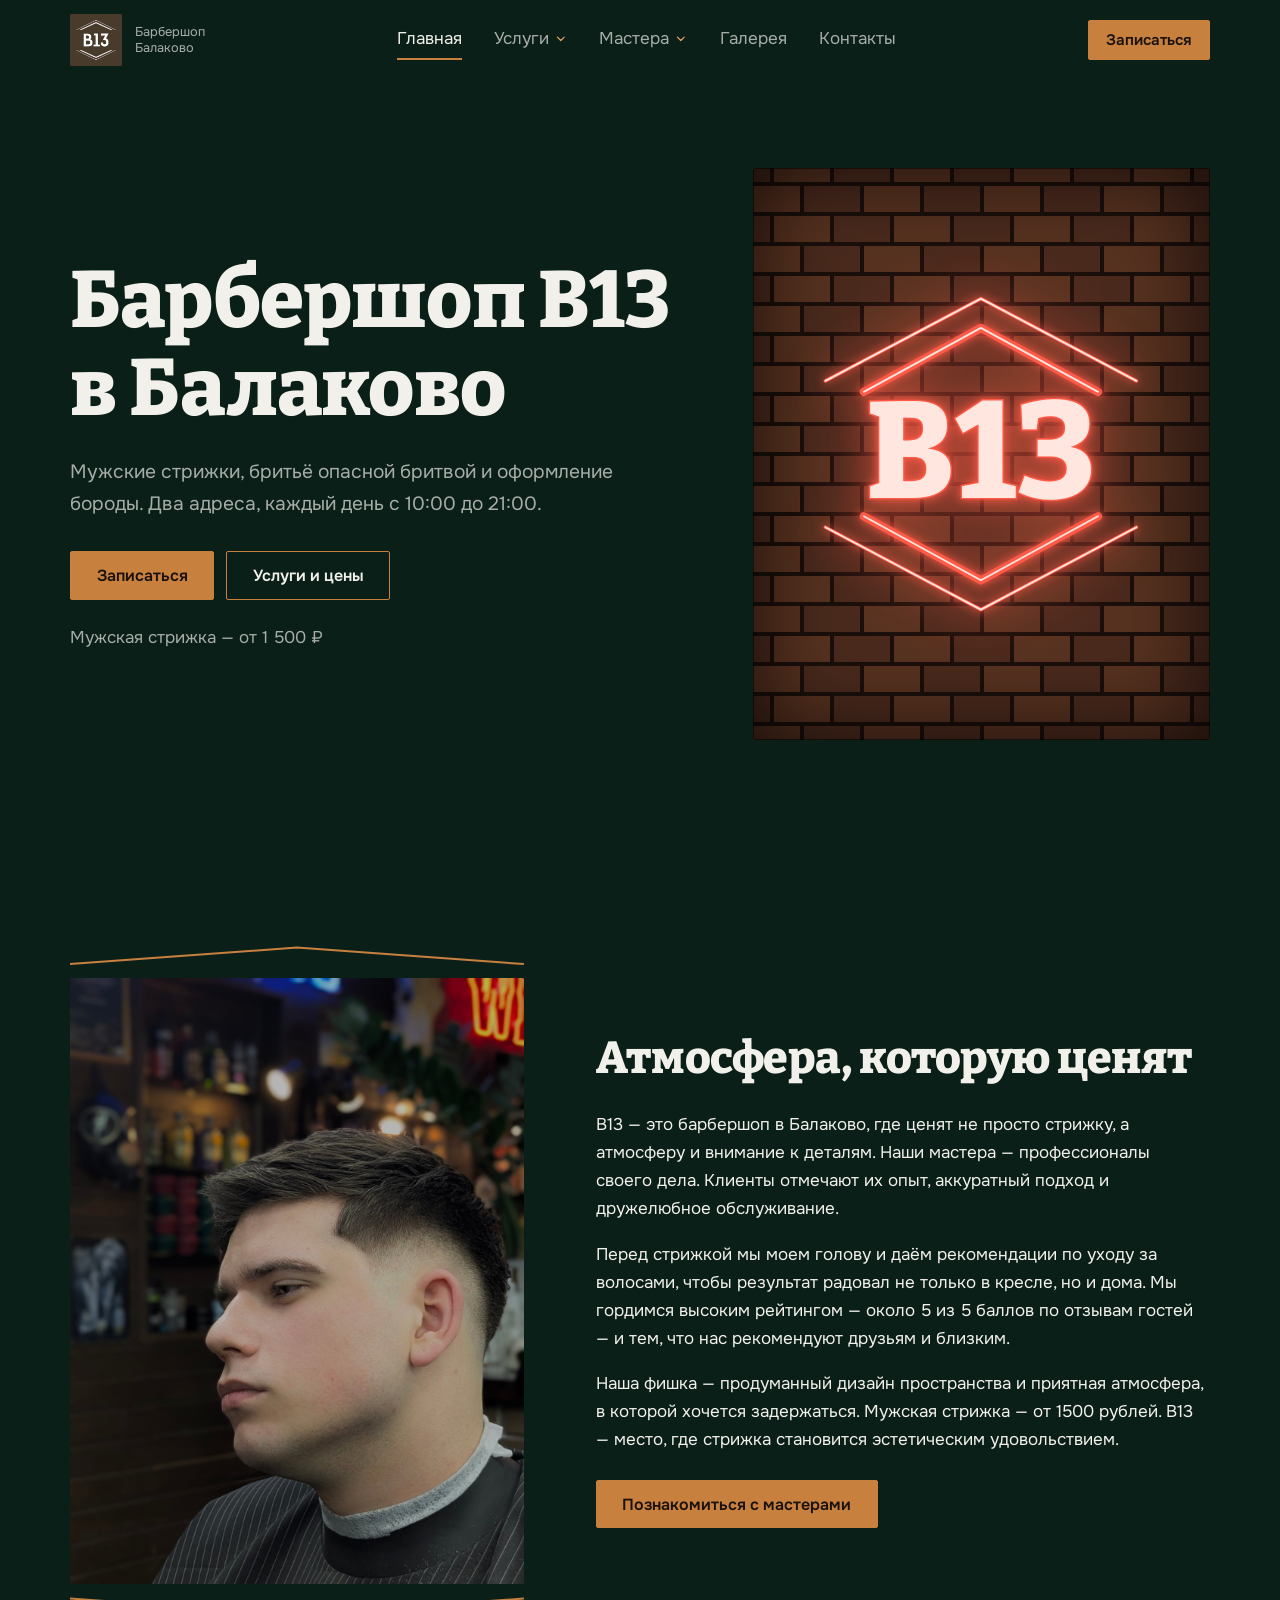
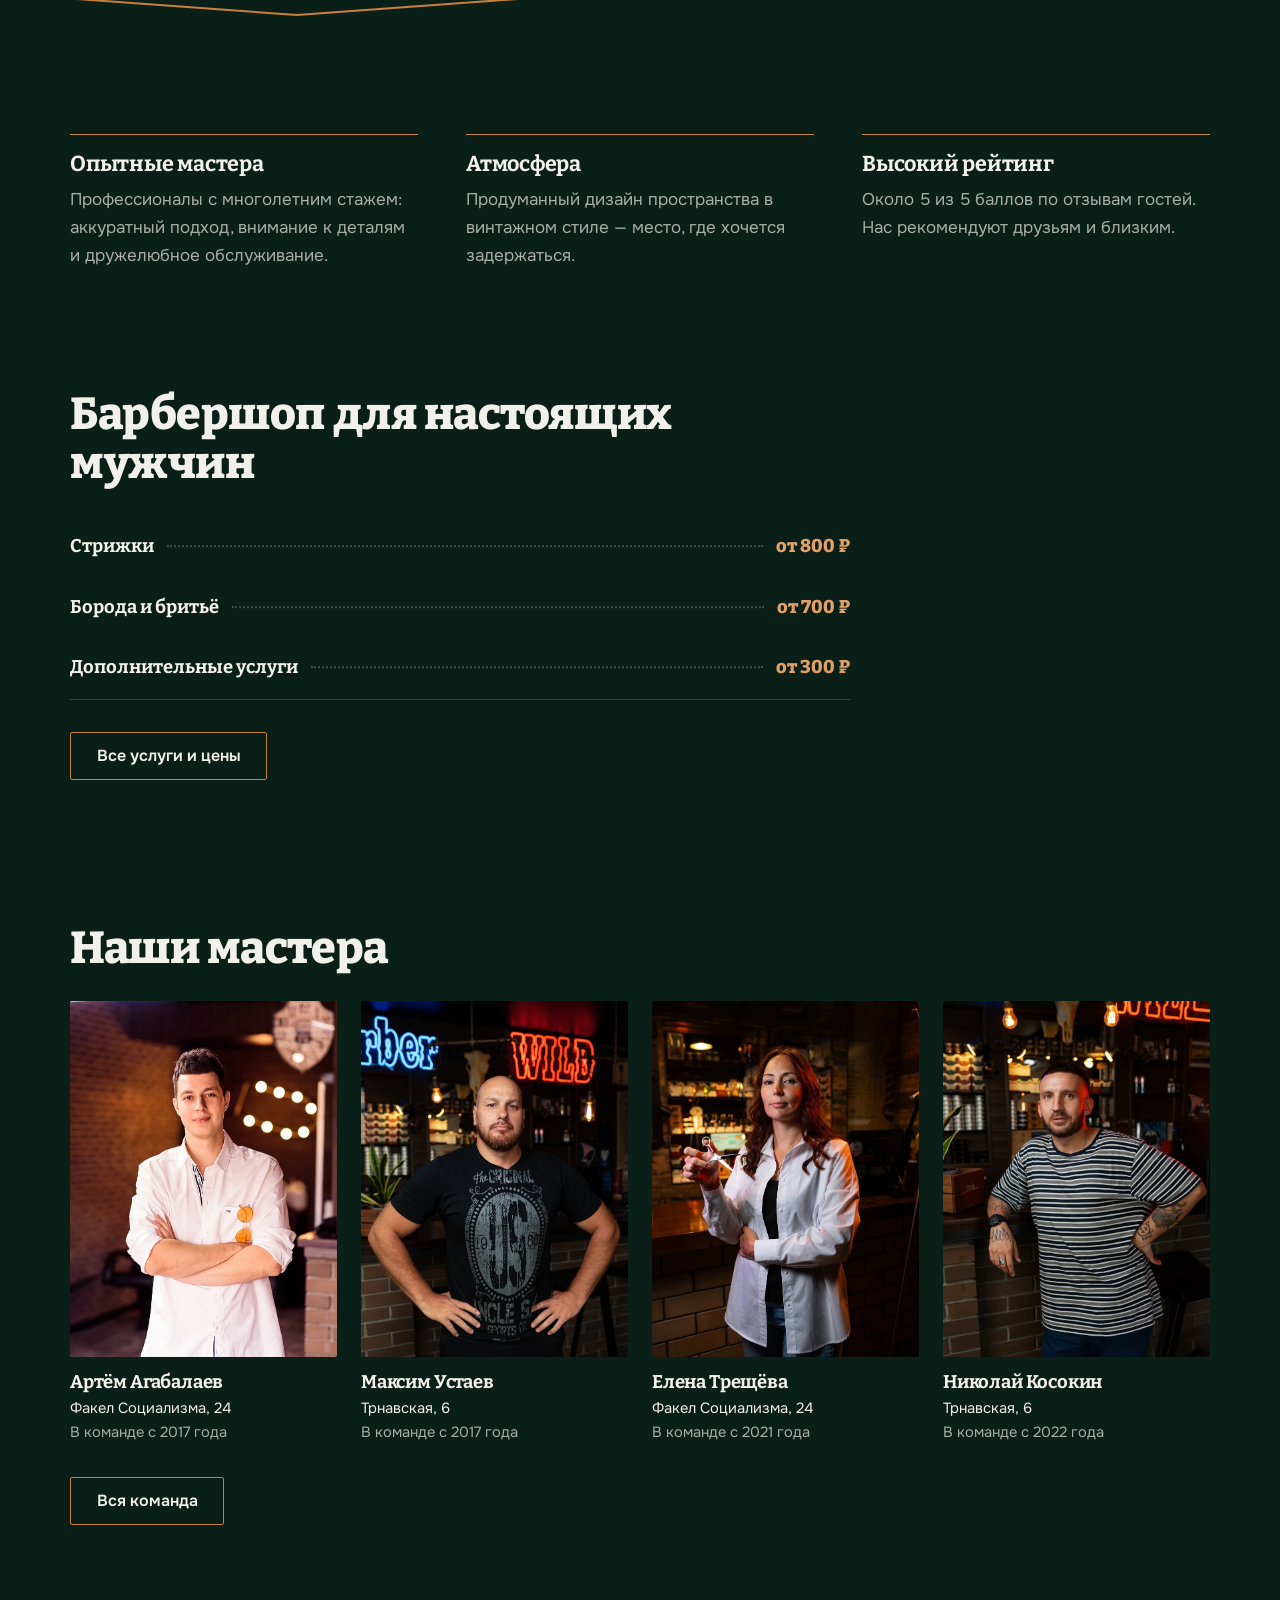
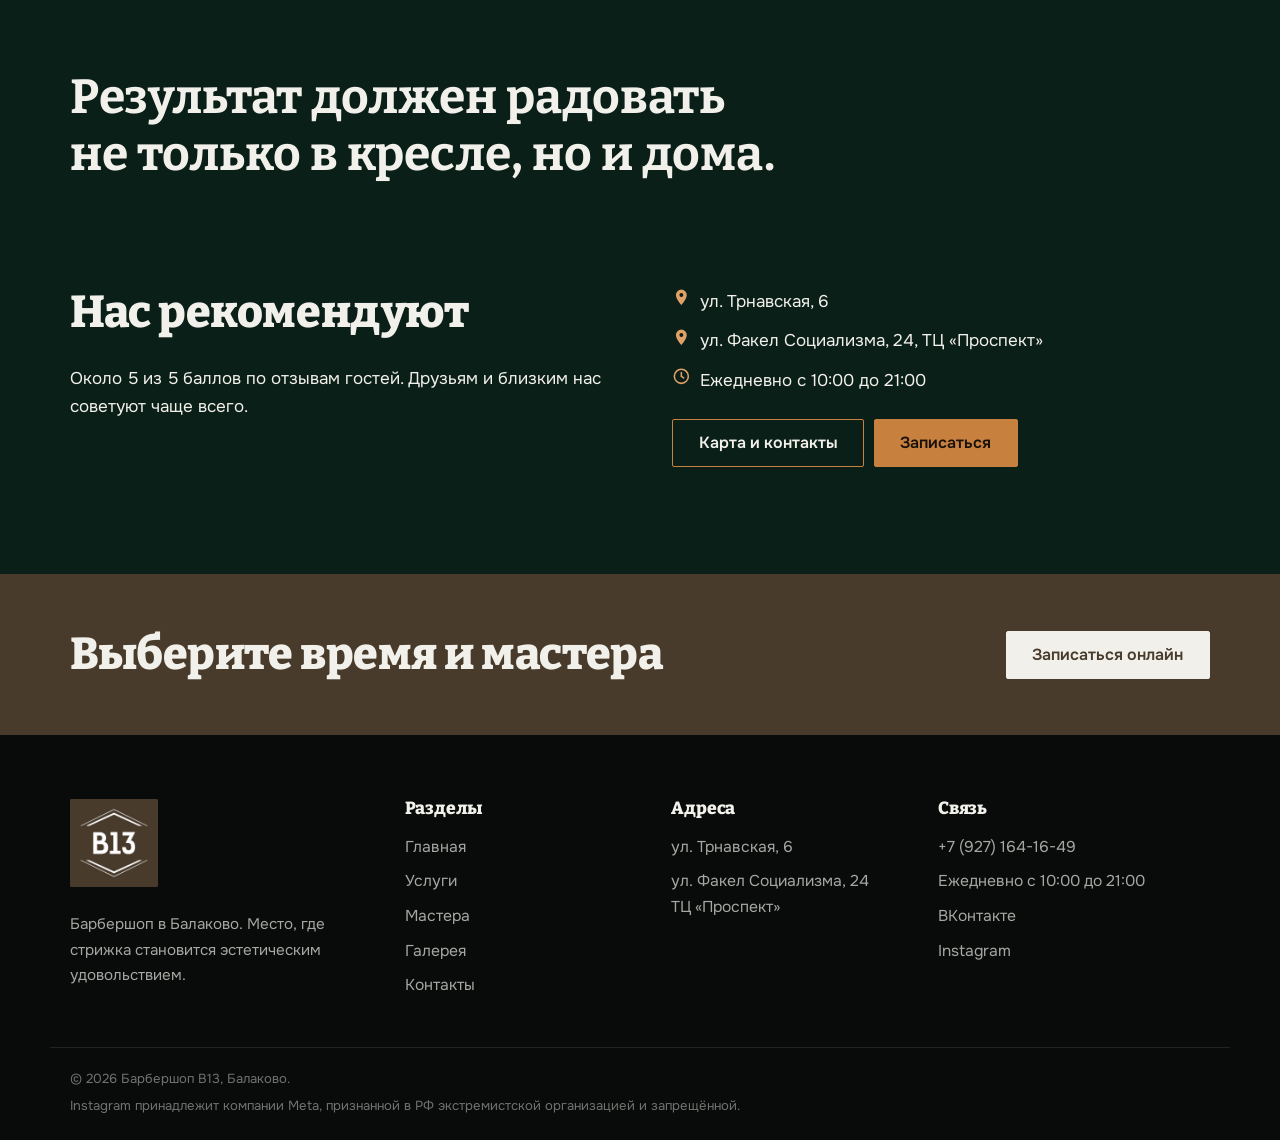
<file: index.html>
<!DOCTYPE html>
<html lang="ru">
<head>
<meta charset="utf-8">
<meta name="viewport" content="width=device-width, initial-scale=1">
<title>B13 — барбершоп в Балаково</title>
<meta name="description" content="Барбершоп B13 в Балаково: мужские стрижки, бритьё опасной бритвой, уход за бородой. Онлайн-запись.">
<meta property="og:title" content="B13 — барбершоп в Балаково">
<meta property="og:description" content="Барбершоп B13 в Балаково: мужские стрижки, бритьё опасной бритвой, уход за бородой. Онлайн-запись.">
<meta property="og:image" content="img/logo.png">
<meta name="theme-color" content="#0b1f19">
<link rel="icon" type="image/png" href="img/logo.png">
<link rel="preconnect" href="https://fonts.googleapis.com">
<link rel="preconnect" href="https://fonts.gstatic.com" crossorigin>
<link href="https://fonts.googleapis.com/css2?family=Bitter:wght@600;700;800&family=Onest:wght@400;500;600&display=swap" rel="stylesheet">
<link rel="stylesheet" href="style.css">
</head>
<body>
<a class="skip" href="#main">К содержимому</a>
<header class="site-header" id="site-header">
  <div class="wrap bar">
    <a class="brand" href="index.html" aria-label="B13, главная">
      <span class="logo-badge"><img src="img/logo.png" alt="B13" width="52" height="52"><b class="logo-fallback">B13</b></span>
      <span class="brand-sub">Барбершоп<br>Балаково</span>
    </a>
    <nav class="nav" aria-label="Основное меню"><a href="index.html" class="nav-link is-active">Главная</a><div class="has-sub"><a href="services.html" class="nav-link">Услуги<svg class="i i-s" viewBox="0 0 24 24" aria-hidden="true" focusable="false"><path d="M6 9l6 6 6-6" fill="none" stroke="currentColor" stroke-width="2.2" stroke-linecap="round" stroke-linejoin="round"/></svg></a><div class="sub"><div class="sub-box"><a href="services.html#cut">Стрижки</a><a href="services.html#beard">Борода и бритьё</a><a href="services.html#extra">Дополнительные услуги</a></div></div></div><div class="has-sub"><a href="team.html" class="nav-link">Мастера<svg class="i i-s" viewBox="0 0 24 24" aria-hidden="true" focusable="false"><path d="M6 9l6 6 6-6" fill="none" stroke="currentColor" stroke-width="2.2" stroke-linecap="round" stroke-linejoin="round"/></svg></a><div class="sub"><div class="sub-box"><a href="team.html#prospect">Факел Социализма, 24</a><a href="team.html#trnavskaya">Трнавская, 6</a></div></div></div><a href="gallery.html" class="nav-link">Галерея</a><a href="contacts.html" class="nav-link">Контакты</a></nav>
    <div class="bar-right">
      <a class="btn btn-sm hide-xs" href="https://vk.ru/app51715800_-145398052" target="_blank" rel="noopener">Записаться</a>
      <button class="burger" id="burger" aria-label="Открыть меню" aria-expanded="false" aria-controls="mobile-menu"><svg class="i" viewBox="0 0 24 24" aria-hidden="true"><path d="M4 7h16M4 12h16M4 17h16" stroke="currentColor" stroke-width="2" stroke-linecap="round"/></svg></button>
    </div>
  </div>
  <div class="mobile-menu" id="mobile-menu"><div class="wrap"><a href="index.html" class="m-link is-active">Главная</a><a href="services.html" class="m-link">Услуги</a><a href="services.html#cut" class="m-sub">Стрижки</a><a href="services.html#beard" class="m-sub">Борода и бритьё</a><a href="services.html#extra" class="m-sub">Дополнительные услуги</a><a href="team.html" class="m-link">Мастера</a><a href="team.html#prospect" class="m-sub">Факел Социализма, 24</a><a href="team.html#trnavskaya" class="m-sub">Трнавская, 6</a><a href="gallery.html" class="m-link">Галерея</a><a href="contacts.html" class="m-link">Контакты</a><a class="btn m-btn" href="https://vk.ru/app51715800_-145398052" target="_blank" rel="noopener">Записаться</a></div></div>
</header>
<main id="main">

<section class="hero">
  <div class="wrap hero-grid">
    <div class="hero-text">
      <h1>Барбершоп B13 в Балаково</h1>
      <p class="lead">Мужские стрижки, бритьё опасной бритвой и оформление бороды. Два адреса, каждый день с 10:00 до 21:00.</p>
      <div class="actions">
        <a class="btn" href="https://vk.ru/app51715800_-145398052" target="_blank" rel="noopener">Записаться</a>
        <a class="btn btn-line" href="services.html">Услуги и цены</a>
      </div>
      <p class="from">Мужская стрижка — от 1 500 ₽</p>
    </div>
    <div class="wall" aria-hidden="false"><svg class="sign" viewBox="0 0 400 440" role="img" aria-label="Неоновая вывеска B13"><polyline class="t" points="30,140 200,50 370,140" stroke-width="4"/><polyline class="c" points="30,140 200,50 370,140"/><polyline class="t" points="72,152 200,82 328,152" stroke-width="9"/><polyline class="c" points="72,152 200,82 328,152"/><polyline class="t" points="30,300 200,390 370,300" stroke-width="4"/><polyline class="c" points="30,300 200,390 370,300"/><polyline class="t" points="72,288 200,358 328,288" stroke-width="9"/><polyline class="c" points="72,288 200,358 328,288"/><text x="200" y="268" text-anchor="middle" class="sign-text">B13</text></svg></div>
  </div>
</section>

<section class="section">
  <div class="wrap about">
    <figure class="about-photo">
      <svg class="chev-line" viewBox="0 0 100 24" preserveAspectRatio="none" aria-hidden="true"><polyline points="0,22 50,3 100,22" fill="none" stroke="currentColor" stroke-width="2" vector-effect="non-scaling-stroke"/></svg>
      <div class="shot ph-wrap" style="aspect-ratio:3/4"><span class="ph"><b>B13</b></span><img src="img/work-3.jpg" alt="Стрижка в барбершопе B13" loading="lazy"></div>
      <svg class="chev-line" viewBox="0 0 100 24" preserveAspectRatio="none" aria-hidden="true"><polyline points="0,3 50,22 100,3" fill="none" stroke="currentColor" stroke-width="2" vector-effect="non-scaling-stroke"/></svg>
    </figure>
    <div class="about-text">
      <h2>Атмосфера, которую ценят</h2>
      <p>B13 — это барбершоп в Балаково, где ценят не просто стрижку, а атмосферу и внимание к деталям. Наши мастера — профессионалы своего дела. Клиенты отмечают их опыт, аккуратный подход и дружелюбное обслуживание.</p>
      <p>Перед стрижкой мы моем голову и даём рекомендации по уходу за волосами, чтобы результат радовал не только в кресле, но и дома. Мы гордимся высоким рейтингом — около 5 из 5 баллов по отзывам гостей — и тем, что нас рекомендуют друзьям и близким.</p>
      <p>Наша фишка — продуманный дизайн пространства и приятная атмосфера, в которой хочется задержаться. Мужская стрижка — от 1500 рублей. B13 — место, где стрижка становится эстетическим удовольствием.</p>
      <a class="btn" href="team.html">Познакомиться с мастерами</a>
    </div>
  </div>
</section>

<section class="section section-tight">
  <div class="wrap perks">
    <div><h3>Опытные мастера</h3><p>Профессионалы с многолетним стажем: аккуратный подход, внимание к деталям и дружелюбное обслуживание.</p></div>
    <div><h3>Атмосфера</h3><p>Продуманный дизайн пространства в винтажном стиле — место, где хочется задержаться.</p></div>
    <div><h3>Высокий рейтинг</h3><p>Около 5 из 5 баллов по отзывам гостей. Нас рекомендуют друзьям и близким.</p></div>
  </div>
</section>

<section class="section">
  <div class="wrap narrow-board">
    <h2>Барбершоп для настоящих мужчин</h2>
    <div class="board"><a class="svc-row" href="services.html#cut"><span class="svc-name">Стрижки</span><span class="svc-leader"></span><span class="svc-price">от 800 ₽</span></a><a class="svc-row" href="services.html#beard"><span class="svc-name">Борода и бритьё</span><span class="svc-leader"></span><span class="svc-price">от 700 ₽</span></a><a class="svc-row" href="services.html#extra"><span class="svc-name">Дополнительные услуги</span><span class="svc-leader"></span><span class="svc-price">от 300 ₽</span></a></div>
    <a class="btn btn-line" href="services.html">Все услуги и цены</a>
  </div>
</section>

<section class="section">
  <div class="wrap">
    <h2>Наши мастера</h2>
    <div class="team-grid"><figure class="member">
  <div class="shot ph-wrap" style="aspect-ratio:3/4"><span class="ph"><b>АА</b></span><img src="img/team-artem.jpg" alt="Артём Агабалаев" loading="lazy"></div>
  <figcaption><h3>Артём Агабалаев</h3><p>Факел Социализма, 24</p><p class="muted">В команде с 2017 года</p></figcaption>
</figure><figure class="member">
  <div class="shot ph-wrap" style="aspect-ratio:3/4"><span class="ph"><b>МУ</b></span><img src="img/team-maxim.jpg" alt="Максим Устаев" loading="lazy"></div>
  <figcaption><h3>Максим Устаев</h3><p>Трнавская, 6</p><p class="muted">В команде с 2017 года</p></figcaption>
</figure><figure class="member">
  <div class="shot ph-wrap" style="aspect-ratio:3/4"><span class="ph"><b>ЕТ</b></span><img src="img/team-elena.jpg" alt="Елена Трещёва" loading="lazy"></div>
  <figcaption><h3>Елена Трещёва</h3><p>Факел Социализма, 24</p><p class="muted">В команде с 2021 года</p></figcaption>
</figure><figure class="member">
  <div class="shot ph-wrap" style="aspect-ratio:3/4"><span class="ph"><b>НК</b></span><img src="img/team-nikolay.jpg" alt="Николай Косокин" loading="lazy"></div>
  <figcaption><h3>Николай Косокин</h3><p>Трнавская, 6</p><p class="muted">В команде с 2022 года</p></figcaption>
</figure></div>
    <a class="btn btn-line" href="team.html">Вся команда</a>
  </div>
</section>

<section class="section mission">
  <div class="wrap"><p>Результат должен радовать не только в кресле, но и дома.</p></div>
</section>

<section class="section section-tight">
  <div class="wrap visit">
    <div>
      <h2>Нас рекомендуют</h2>
      <p>Около 5 из 5 баллов по отзывам гостей. Друзьям и близким нас советуют чаще всего.</p>
    </div>
    <div class="visit-list">
      <p><svg class="i" viewBox="0 0 24 24" aria-hidden="true" focusable="false"><path fill="currentColor" d="M12 2a7 7 0 0 0-7 7c0 5 7 13 7 13s7-8 7-13a7 7 0 0 0-7-7zm0 9.5a2.5 2.5 0 1 1 0-5 2.5 2.5 0 0 1 0 5z"/></svg> ул. Трнавская, 6</p>
      <p><svg class="i" viewBox="0 0 24 24" aria-hidden="true" focusable="false"><path fill="currentColor" d="M12 2a7 7 0 0 0-7 7c0 5 7 13 7 13s7-8 7-13a7 7 0 0 0-7-7zm0 9.5a2.5 2.5 0 1 1 0-5 2.5 2.5 0 0 1 0 5z"/></svg> ул. Факел Социализма, 24, ТЦ «Проспект»</p>
      <p><svg class="i" viewBox="0 0 24 24" aria-hidden="true" focusable="false"><circle cx="12" cy="12" r="9" fill="none" stroke="currentColor" stroke-width="2"/><path d="M12 7v5l3 2" fill="none" stroke="currentColor" stroke-width="2" stroke-linecap="round"/></svg> Ежедневно с 10:00 до 21:00</p>
      <p class="actions"><a class="btn btn-line" href="contacts.html">Карта и контакты</a><a class="btn" href="https://vk.ru/app51715800_-145398052" target="_blank" rel="noopener">Записаться</a></p>
    </div>
  </div>
</section>

<section class="cta">
  <div class="wrap cta-in">
    <h2>Выберите время и мастера</h2>
    <a class="btn btn-light" href="https://vk.ru/app51715800_-145398052" target="_blank" rel="noopener">Записаться онлайн</a>
  </div>
</section>
</main>
<footer class="site-footer">
  <div class="wrap foot-grid">
    <div>
      <span class="logo-badge logo-lg"><img src="img/logo.png" alt="B13" width="88" height="88"><b class="logo-fallback">B13</b></span>
      <p class="foot-note">Барбершоп в Балаково. Место, где стрижка становится эстетическим удовольствием.</p>
    </div>
    <div><h4>Разделы</h4><ul><li><a href="index.html">Главная</a></li><li><a href="services.html">Услуги</a></li><li><a href="team.html">Мастера</a></li><li><a href="gallery.html">Галерея</a></li><li><a href="contacts.html">Контакты</a></li></ul></div>
    <div><h4>Адреса</h4>
      <ul>
        <li>ул. Трнавская, 6</li>
        <li>ул. Факел Социализма, 24<br><span class="muted">ТЦ «Проспект»</span></li>
      </ul>
    </div>
    <div><h4>Связь</h4>
      <ul>
        <li><a href="tel:+79271641649">+7 (927) 164-16-49</a></li>
        <li>Ежедневно с 10:00 до 21:00</li>
        <li><a href="https://vk.ru/barbershop_b13" target="_blank" rel="noopener">ВКонтакте</a></li>
        <li><a href="https://www.instagram.com/barbershop_b13_balakovo/" target="_blank" rel="noopener">Instagram</a></li>
      </ul>
    </div>
  </div>
  <div class="wrap foot-bottom">
    <p>© <span id="year">2026</span> Барбершоп B13, Балаково.</p>
    <p class="legal">Instagram принадлежит компании Meta, признанной в РФ экстремистской организацией и запрещённой.</p>
  </div>
</footer>
<script src="script.js"></script>
</body>
</html>
</file>
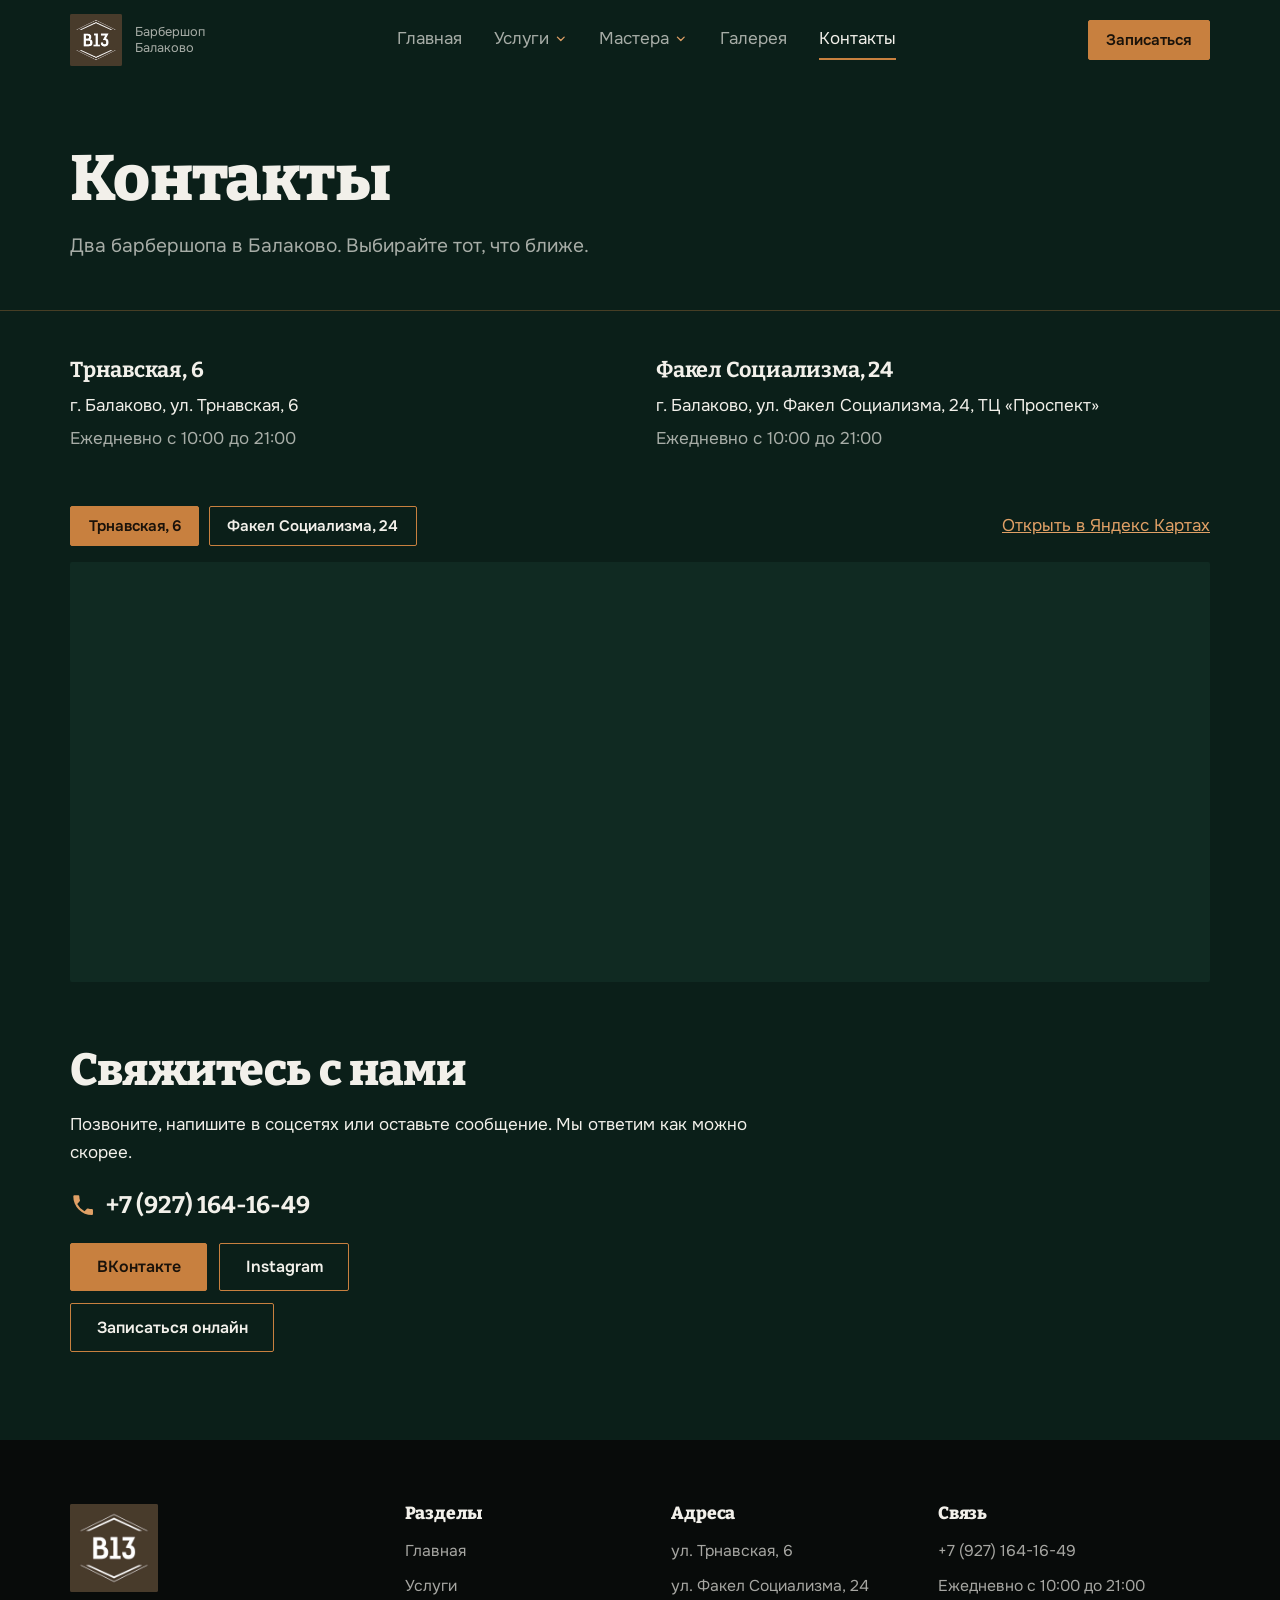
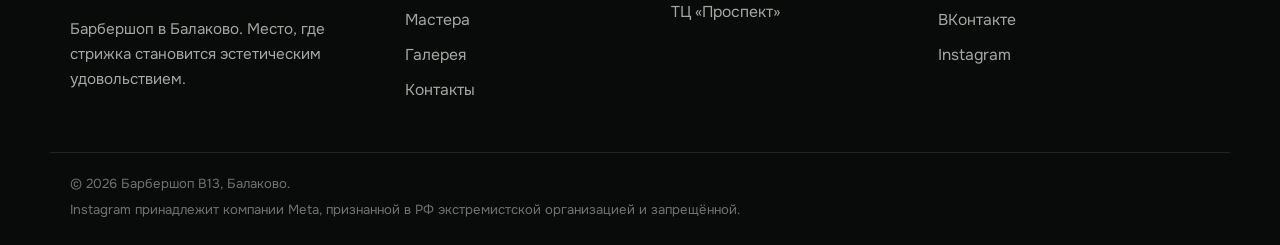
<file: contacts.html>
<!DOCTYPE html>
<html lang="ru">
<head>
<meta charset="utf-8">
<meta name="viewport" content="width=device-width, initial-scale=1">
<title>Контакты — B13</title>
<meta name="description" content="Адреса, график работы и контакты барбершопа B13 в Балаково.">
<meta property="og:title" content="Контакты — B13">
<meta property="og:description" content="Адреса, график работы и контакты барбершопа B13 в Балаково.">
<meta property="og:image" content="img/logo.png">
<meta name="theme-color" content="#0b1f19">
<link rel="icon" type="image/png" href="img/logo.png">
<link rel="preconnect" href="https://fonts.googleapis.com">
<link rel="preconnect" href="https://fonts.gstatic.com" crossorigin>
<link href="https://fonts.googleapis.com/css2?family=Bitter:wght@600;700;800&family=Onest:wght@400;500;600&display=swap" rel="stylesheet">
<link rel="stylesheet" href="style.css">
</head>
<body>
<a class="skip" href="#main">К содержимому</a>
<header class="site-header" id="site-header">
  <div class="wrap bar">
    <a class="brand" href="index.html" aria-label="B13, главная">
      <span class="logo-badge"><img src="img/logo.png" alt="B13" width="52" height="52"><b class="logo-fallback">B13</b></span>
      <span class="brand-sub">Барбершоп<br>Балаково</span>
    </a>
    <nav class="nav" aria-label="Основное меню"><a href="index.html" class="nav-link">Главная</a><div class="has-sub"><a href="services.html" class="nav-link">Услуги<svg class="i i-s" viewBox="0 0 24 24" aria-hidden="true" focusable="false"><path d="M6 9l6 6 6-6" fill="none" stroke="currentColor" stroke-width="2.2" stroke-linecap="round" stroke-linejoin="round"/></svg></a><div class="sub"><div class="sub-box"><a href="services.html#cut">Стрижки</a><a href="services.html#beard">Борода и бритьё</a><a href="services.html#extra">Дополнительные услуги</a></div></div></div><div class="has-sub"><a href="team.html" class="nav-link">Мастера<svg class="i i-s" viewBox="0 0 24 24" aria-hidden="true" focusable="false"><path d="M6 9l6 6 6-6" fill="none" stroke="currentColor" stroke-width="2.2" stroke-linecap="round" stroke-linejoin="round"/></svg></a><div class="sub"><div class="sub-box"><a href="team.html#prospect">Факел Социализма, 24</a><a href="team.html#trnavskaya">Трнавская, 6</a></div></div></div><a href="gallery.html" class="nav-link">Галерея</a><a href="contacts.html" class="nav-link is-active">Контакты</a></nav>
    <div class="bar-right">
      <a class="btn btn-sm hide-xs" href="https://vk.ru/app51715800_-145398052" target="_blank" rel="noopener">Записаться</a>
      <button class="burger" id="burger" aria-label="Открыть меню" aria-expanded="false" aria-controls="mobile-menu"><svg class="i" viewBox="0 0 24 24" aria-hidden="true"><path d="M4 7h16M4 12h16M4 17h16" stroke="currentColor" stroke-width="2" stroke-linecap="round"/></svg></button>
    </div>
  </div>
  <div class="mobile-menu" id="mobile-menu"><div class="wrap"><a href="index.html" class="m-link">Главная</a><a href="services.html" class="m-link">Услуги</a><a href="services.html#cut" class="m-sub">Стрижки</a><a href="services.html#beard" class="m-sub">Борода и бритьё</a><a href="services.html#extra" class="m-sub">Дополнительные услуги</a><a href="team.html" class="m-link">Мастера</a><a href="team.html#prospect" class="m-sub">Факел Социализма, 24</a><a href="team.html#trnavskaya" class="m-sub">Трнавская, 6</a><a href="gallery.html" class="m-link">Галерея</a><a href="contacts.html" class="m-link is-active">Контакты</a><a class="btn m-btn" href="https://vk.ru/app51715800_-145398052" target="_blank" rel="noopener">Записаться</a></div></div>
</header>
<main id="main">
<section class="banner"><div class="wrap">
  <h1>Контакты</h1>
  <p class="lead">Два барбершопа в Балаково. Выбирайте тот, что ближе.</p>
</div></section>

<section class="section section-top"><div class="wrap">
  <div class="addr-grid">
    <div><h2 class="h3">Трнавская, 6</h2><p>г. Балаково, ул. Трнавская, 6</p><p class="muted">Ежедневно с 10:00 до 21:00</p></div>
    <div><h2 class="h3">Факел Социализма, 24</h2><p>г. Балаково, ул. Факел Социализма, 24, ТЦ «Проспект»</p><p class="muted">Ежедневно с 10:00 до 21:00</p></div>
  </div>

  <div class="map-block">
    <div class="map-tabs">
      <button class="btn btn-sm" data-map="https://yandex.ru/map-widget/v1/?text=%D0%91%D0%B0%D0%BB%D0%B0%D0%BA%D0%BE%D0%B2%D0%BE%2C%20%D1%83%D0%BB%D0%B8%D1%86%D0%B0%20%D0%A2%D1%80%D0%BD%D0%B0%D0%B2%D1%81%D0%BA%D0%B0%D1%8F%2C%206&z=16" data-link="https://yandex.ru/maps/?text=%D0%91%D0%B0%D0%BB%D0%B0%D0%BA%D0%BE%D0%B2%D0%BE%2C%20%D1%83%D0%BB%D0%B8%D1%86%D0%B0%20%D0%A2%D1%80%D0%BD%D0%B0%D0%B2%D1%81%D0%BA%D0%B0%D1%8F%2C%206">Трнавская, 6</button>
      <button class="btn btn-sm btn-line" data-map="https://yandex.ru/map-widget/v1/?text=%D0%91%D0%B0%D0%BB%D0%B0%D0%BA%D0%BE%D0%B2%D0%BE%2C%20%D1%83%D0%BB%D0%B8%D1%86%D0%B0%20%D0%A4%D0%B0%D0%BA%D0%B5%D0%BB%20%D0%A1%D0%BE%D1%86%D0%B8%D0%B0%D0%BB%D0%B8%D0%B7%D0%BC%D0%B0%2C%2024&z=16" data-link="https://yandex.ru/maps/?text=%D0%91%D0%B0%D0%BB%D0%B0%D0%BA%D0%BE%D0%B2%D0%BE%2C%20%D1%83%D0%BB%D0%B8%D1%86%D0%B0%20%D0%A4%D0%B0%D0%BA%D0%B5%D0%BB%20%D0%A1%D0%BE%D1%86%D0%B8%D0%B0%D0%BB%D0%B8%D0%B7%D0%BC%D0%B0%2C%2024">Факел Социализма, 24</button>
      <a id="map-link" class="map-open" href="https://yandex.ru/maps/?text=%D0%91%D0%B0%D0%BB%D0%B0%D0%BA%D0%BE%D0%B2%D0%BE%2C%20%D1%83%D0%BB%D0%B8%D1%86%D0%B0%20%D0%A2%D1%80%D0%BD%D0%B0%D0%B2%D1%81%D0%BA%D0%B0%D1%8F%2C%206" target="_blank" rel="noopener">Открыть в Яндекс Картах</a>
    </div>
    <iframe id="map-frame" src="https://yandex.ru/map-widget/v1/?text=%D0%91%D0%B0%D0%BB%D0%B0%D0%BA%D0%BE%D0%B2%D0%BE%2C%20%D1%83%D0%BB%D0%B8%D1%86%D0%B0%20%D0%A2%D1%80%D0%BD%D0%B0%D0%B2%D1%81%D0%BA%D0%B0%D1%8F%2C%206&z=16" title="Карта: B13 в Балаково" width="100%" height="420" loading="lazy" allowfullscreen></iframe>
  </div>

  <div class="contact-grid">
    <div>
      <h2>Свяжитесь с нами</h2>
      <p>Позвоните, напишите в соцсетях или оставьте сообщение. Мы ответим как можно скорее.</p>
      <p class="phone"><svg class="i" viewBox="0 0 24 24" aria-hidden="true" focusable="false"><path fill="currentColor" d="M6.6 10.8a15 15 0 0 0 6.6 6.6l2.2-2.2a1 1 0 0 1 1-.25 11 11 0 0 0 3.5.55 1 1 0 0 1 1 1V20a1 1 0 0 1-1 1A17 17 0 0 1 3 4a1 1 0 0 1 1-1h3.5a1 1 0 0 1 1 1c0 1.2.2 2.4.55 3.5a1 1 0 0 1-.25 1z"/></svg> <a href="tel:+79271641649">+7 (927) 164-16-49</a></p>
      <p class="actions">
        <a class="btn" href="https://vk.ru/barbershop_b13" target="_blank" rel="noopener">ВКонтакте</a>
        <a class="btn btn-line" href="https://www.instagram.com/barbershop_b13_balakovo/" target="_blank" rel="noopener">Instagram</a>
      </p>
      <p><a class="btn btn-line" href="https://vk.ru/app51715800_-145398052" target="_blank" rel="noopener">Записаться онлайн</a></p>
    </div>
  </div>
</div></section>
</main>
<footer class="site-footer">
  <div class="wrap foot-grid">
    <div>
      <span class="logo-badge logo-lg"><img src="img/logo.png" alt="B13" width="88" height="88"><b class="logo-fallback">B13</b></span>
      <p class="foot-note">Барбершоп в Балаково. Место, где стрижка становится эстетическим удовольствием.</p>
    </div>
    <div><h4>Разделы</h4><ul><li><a href="index.html">Главная</a></li><li><a href="services.html">Услуги</a></li><li><a href="team.html">Мастера</a></li><li><a href="gallery.html">Галерея</a></li><li><a href="contacts.html">Контакты</a></li></ul></div>
    <div><h4>Адреса</h4>
      <ul>
        <li>ул. Трнавская, 6</li>
        <li>ул. Факел Социализма, 24<br><span class="muted">ТЦ «Проспект»</span></li>
      </ul>
    </div>
    <div><h4>Связь</h4>
      <ul>
        <li><a href="tel:+79271641649">+7 (927) 164-16-49</a></li>
        <li>Ежедневно с 10:00 до 21:00</li>
        <li><a href="https://vk.ru/barbershop_b13" target="_blank" rel="noopener">ВКонтакте</a></li>
        <li><a href="https://www.instagram.com/barbershop_b13_balakovo/" target="_blank" rel="noopener">Instagram</a></li>
      </ul>
    </div>
  </div>
  <div class="wrap foot-bottom">
    <p>© <span id="year">2026</span> Барбершоп B13, Балаково.</p>
    <p class="legal">Instagram принадлежит компании Meta, признанной в РФ экстремистской организацией и запрещённой.</p>
  </div>
</footer>
<script src="script.js"></script>
</body>
</html>
</file>
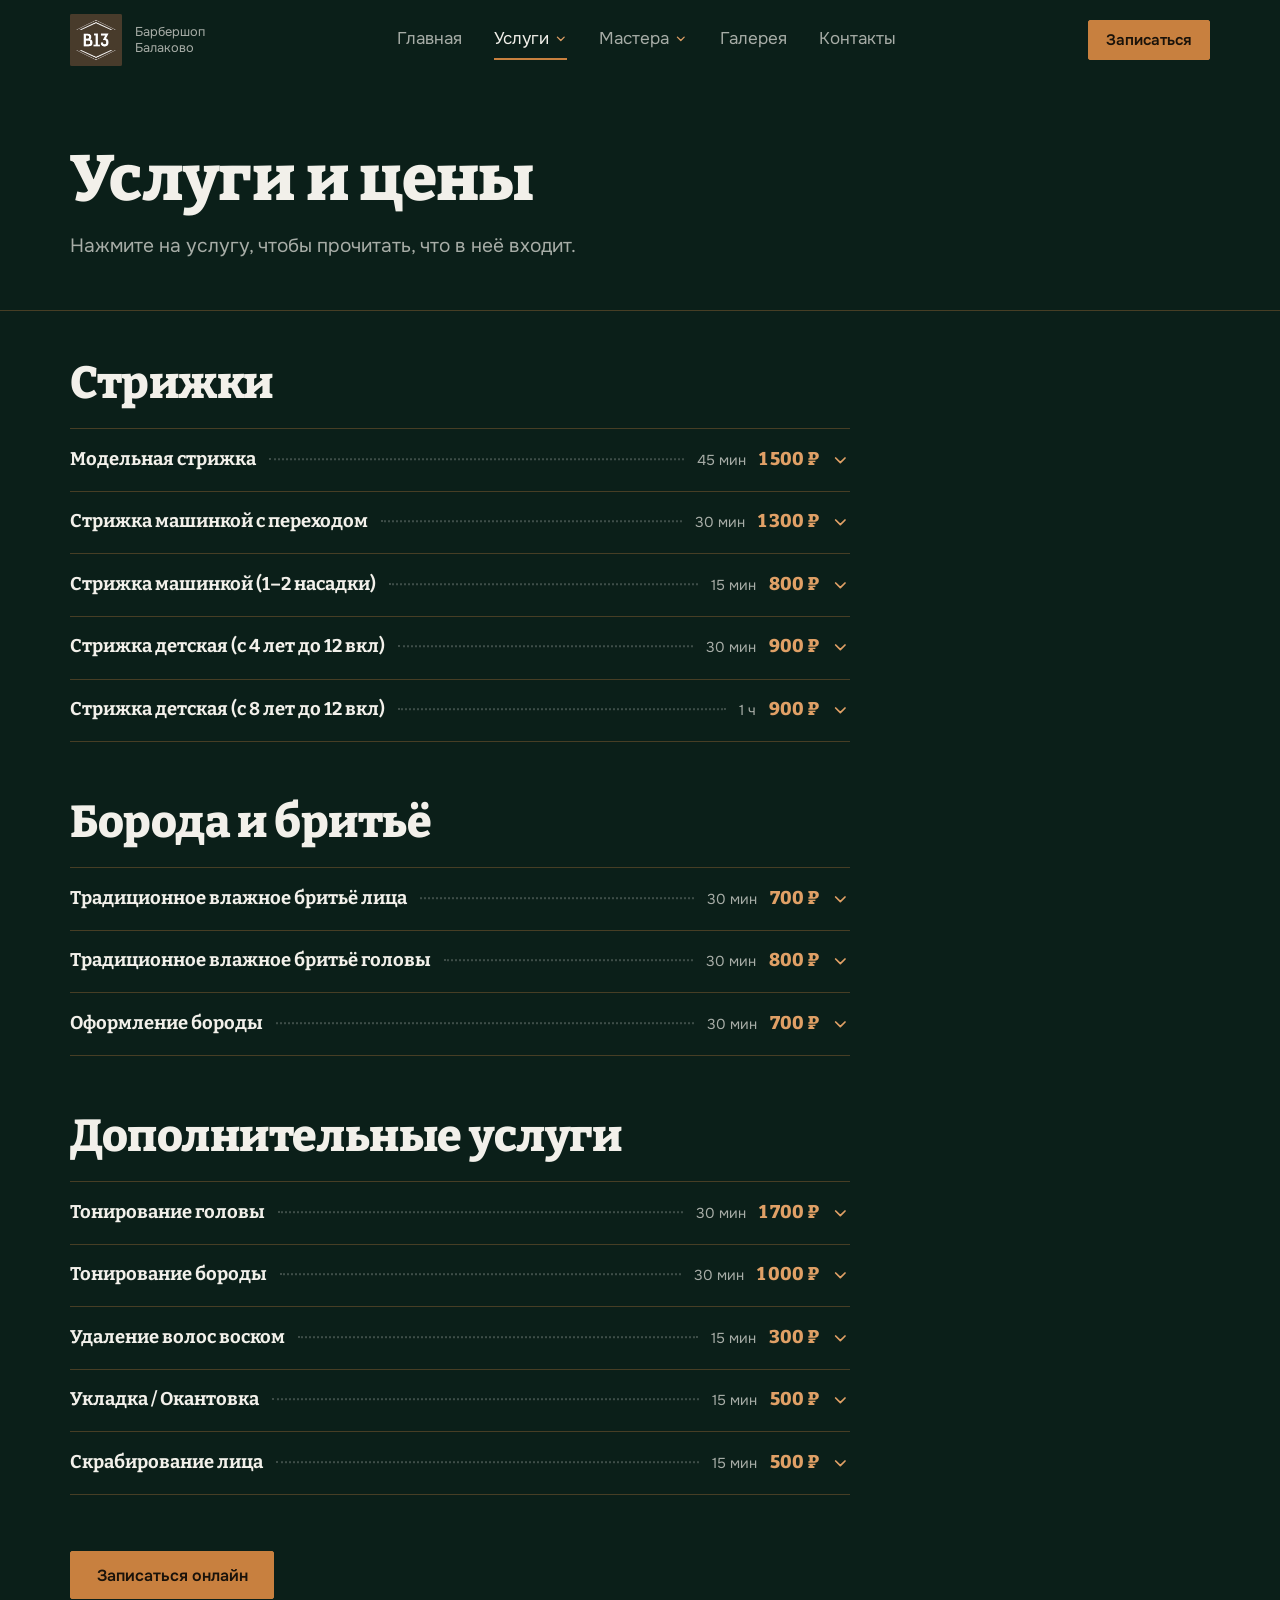
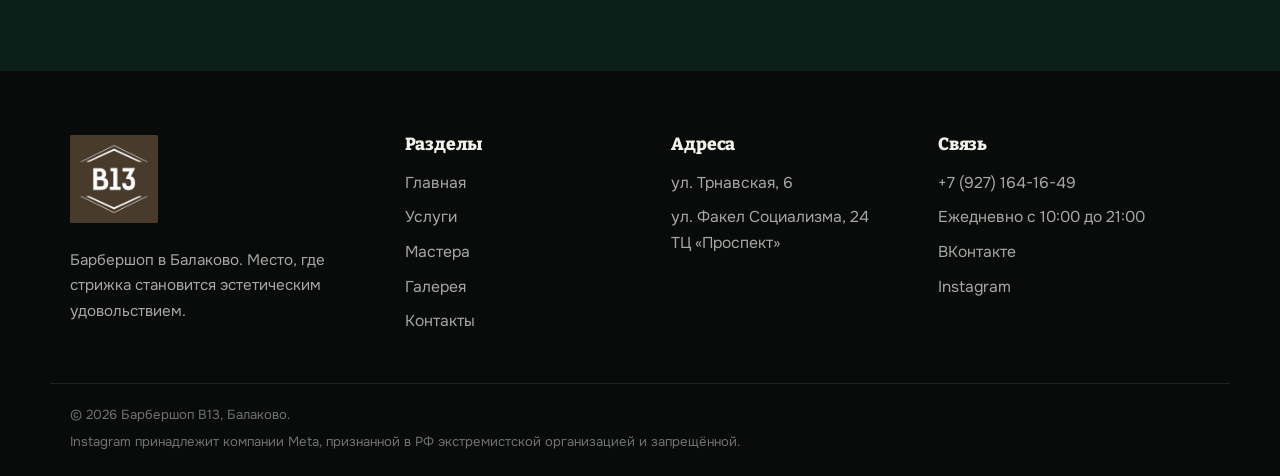
<file: services.html>
<!DOCTYPE html>
<html lang="ru">
<head>
<meta charset="utf-8">
<meta name="viewport" content="width=device-width, initial-scale=1">
<title>Услуги и цены — B13</title>
<meta name="description" content="Услуги и цены барбершопа B13 в Балаково: стрижки, борода и бритьё, дополнительные услуги.">
<meta property="og:title" content="Услуги и цены — B13">
<meta property="og:description" content="Услуги и цены барбершопа B13 в Балаково: стрижки, борода и бритьё, дополнительные услуги.">
<meta property="og:image" content="img/logo.png">
<meta name="theme-color" content="#0b1f19">
<link rel="icon" type="image/png" href="img/logo.png">
<link rel="preconnect" href="https://fonts.googleapis.com">
<link rel="preconnect" href="https://fonts.gstatic.com" crossorigin>
<link href="https://fonts.googleapis.com/css2?family=Bitter:wght@600;700;800&family=Onest:wght@400;500;600&display=swap" rel="stylesheet">
<link rel="stylesheet" href="style.css">
</head>
<body>
<a class="skip" href="#main">К содержимому</a>
<header class="site-header" id="site-header">
  <div class="wrap bar">
    <a class="brand" href="index.html" aria-label="B13, главная">
      <span class="logo-badge"><img src="img/logo.png" alt="B13" width="52" height="52"><b class="logo-fallback">B13</b></span>
      <span class="brand-sub">Барбершоп<br>Балаково</span>
    </a>
    <nav class="nav" aria-label="Основное меню"><a href="index.html" class="nav-link">Главная</a><div class="has-sub"><a href="services.html" class="nav-link is-active">Услуги<svg class="i i-s" viewBox="0 0 24 24" aria-hidden="true" focusable="false"><path d="M6 9l6 6 6-6" fill="none" stroke="currentColor" stroke-width="2.2" stroke-linecap="round" stroke-linejoin="round"/></svg></a><div class="sub"><div class="sub-box"><a href="services.html#cut">Стрижки</a><a href="services.html#beard">Борода и бритьё</a><a href="services.html#extra">Дополнительные услуги</a></div></div></div><div class="has-sub"><a href="team.html" class="nav-link">Мастера<svg class="i i-s" viewBox="0 0 24 24" aria-hidden="true" focusable="false"><path d="M6 9l6 6 6-6" fill="none" stroke="currentColor" stroke-width="2.2" stroke-linecap="round" stroke-linejoin="round"/></svg></a><div class="sub"><div class="sub-box"><a href="team.html#prospect">Факел Социализма, 24</a><a href="team.html#trnavskaya">Трнавская, 6</a></div></div></div><a href="gallery.html" class="nav-link">Галерея</a><a href="contacts.html" class="nav-link">Контакты</a></nav>
    <div class="bar-right">
      <a class="btn btn-sm hide-xs" href="https://vk.ru/app51715800_-145398052" target="_blank" rel="noopener">Записаться</a>
      <button class="burger" id="burger" aria-label="Открыть меню" aria-expanded="false" aria-controls="mobile-menu"><svg class="i" viewBox="0 0 24 24" aria-hidden="true"><path d="M4 7h16M4 12h16M4 17h16" stroke="currentColor" stroke-width="2" stroke-linecap="round"/></svg></button>
    </div>
  </div>
  <div class="mobile-menu" id="mobile-menu"><div class="wrap"><a href="index.html" class="m-link">Главная</a><a href="services.html" class="m-link is-active">Услуги</a><a href="services.html#cut" class="m-sub">Стрижки</a><a href="services.html#beard" class="m-sub">Борода и бритьё</a><a href="services.html#extra" class="m-sub">Дополнительные услуги</a><a href="team.html" class="m-link">Мастера</a><a href="team.html#prospect" class="m-sub">Факел Социализма, 24</a><a href="team.html#trnavskaya" class="m-sub">Трнавская, 6</a><a href="gallery.html" class="m-link">Галерея</a><a href="contacts.html" class="m-link">Контакты</a><a class="btn m-btn" href="https://vk.ru/app51715800_-145398052" target="_blank" rel="noopener">Записаться</a></div></div>
</header>
<main id="main">
<section class="banner"><div class="wrap">
  <h1>Услуги и цены</h1>
  <p class="lead">Нажмите на услугу, чтобы прочитать, что в неё входит.</p>
</div></section>
<section class="section section-top"><div class="wrap narrow-board"><div class="cat" id="cut"><h2>Стрижки</h2><div class="board"><div class="svc">
  <button class="svc-head" aria-expanded="false">
    <span class="svc-name">Модельная стрижка</span><span class="svc-leader"></span><span class="svc-time">45 мин</span><span class="svc-price">1 500 ₽</span><svg class="i chev" viewBox="0 0 24 24" aria-hidden="true" focusable="false"><path d="M6 9l6 6 6-6" fill="none" stroke="currentColor" stroke-width="2.2" stroke-linecap="round" stroke-linejoin="round"/></svg>
  </button>
  <div class="acc"><div><div class="acc-in">
    <p class="svc-time-m">45 мин</p>
    <p>Стрижка подбирается индивидуально с учётом формы головы, типа волос и ваших пожеланий. Включает консультацию, мытьё головы до и после стрижки, нанесение талька на шею, удаление пушкового волоса опасным лезвием, укладку и подбор стайлинга.</p>
    <a class="btn btn-sm" href="https://vk.ru/app51715800_-145398052" target="_blank" rel="noopener">Записаться</a>
  </div></div></div>
</div><div class="svc">
  <button class="svc-head" aria-expanded="false">
    <span class="svc-name">Стрижка машинкой с переходом</span><span class="svc-leader"></span><span class="svc-time">30 мин</span><span class="svc-price">1 300 ₽</span><svg class="i chev" viewBox="0 0 24 24" aria-hidden="true" focusable="false"><path d="M6 9l6 6 6-6" fill="none" stroke="currentColor" stroke-width="2.2" stroke-linecap="round" stroke-linejoin="round"/></svg>
  </button>
  <div class="acc"><div><div class="acc-in">
    <p class="svc-time-m">30 мин</p>
    <p>Стрижка с плавным переходом длины, подобранная индивидуально. Включает консультацию, мытьё головы до и после стрижки, нанесение талька на шею, удаление пушкового волоса опасным лезвием, укладку и подбор стайлинга.</p>
    <a class="btn btn-sm" href="https://vk.ru/app51715800_-145398052" target="_blank" rel="noopener">Записаться</a>
  </div></div></div>
</div><div class="svc">
  <button class="svc-head" aria-expanded="false">
    <span class="svc-name">Стрижка машинкой (1–2 насадки)</span><span class="svc-leader"></span><span class="svc-time">15 мин</span><span class="svc-price">800 ₽</span><svg class="i chev" viewBox="0 0 24 24" aria-hidden="true" focusable="false"><path d="M6 9l6 6 6-6" fill="none" stroke="currentColor" stroke-width="2.2" stroke-linecap="round" stroke-linejoin="round"/></svg>
  </button>
  <div class="acc"><div><div class="acc-in">
    <p class="svc-time-m">15 мин</p>
    <p>Стрижка выполняется машинкой несколькими насадками — быстро, аккуратно и практично.</p>
    <a class="btn btn-sm" href="https://vk.ru/app51715800_-145398052" target="_blank" rel="noopener">Записаться</a>
  </div></div></div>
</div><div class="svc">
  <button class="svc-head" aria-expanded="false">
    <span class="svc-name">Стрижка детская (с 4 лет до 12 вкл)</span><span class="svc-leader"></span><span class="svc-time">30 мин</span><span class="svc-price">900 ₽</span><svg class="i chev" viewBox="0 0 24 24" aria-hidden="true" focusable="false"><path d="M6 9l6 6 6-6" fill="none" stroke="currentColor" stroke-width="2.2" stroke-linecap="round" stroke-linejoin="round"/></svg>
  </button>
  <div class="acc"><div><div class="acc-in">
    <p class="svc-time-m">30 мин</p>
    <p>Стрижка подбирается индивидуально с учётом возраста и пожеланий ребёнка и родителей.</p>
    <a class="btn btn-sm" href="https://vk.ru/app51715800_-145398052" target="_blank" rel="noopener">Записаться</a>
  </div></div></div>
</div><div class="svc">
  <button class="svc-head" aria-expanded="false">
    <span class="svc-name">Стрижка детская (с 8 лет до 12 вкл)</span><span class="svc-leader"></span><span class="svc-time">1 ч</span><span class="svc-price">900 ₽</span><svg class="i chev" viewBox="0 0 24 24" aria-hidden="true" focusable="false"><path d="M6 9l6 6 6-6" fill="none" stroke="currentColor" stroke-width="2.2" stroke-linecap="round" stroke-linejoin="round"/></svg>
  </button>
  <div class="acc"><div><div class="acc-in">
    <p class="svc-time-m">1 ч</p>
    <p>Стрижка подбирается индивидуально с учётом возраста и пожеланий ребёнка и родителей.</p>
    <a class="btn btn-sm" href="https://vk.ru/app51715800_-145398052" target="_blank" rel="noopener">Записаться</a>
  </div></div></div>
</div></div></div><div class="cat" id="beard"><h2>Борода и бритьё</h2><div class="board"><div class="svc">
  <button class="svc-head" aria-expanded="false">
    <span class="svc-name">Традиционное влажное бритьё лица</span><span class="svc-leader"></span><span class="svc-time">30 мин</span><span class="svc-price">700 ₽</span><svg class="i chev" viewBox="0 0 24 24" aria-hidden="true" focusable="false"><path d="M6 9l6 6 6-6" fill="none" stroke="currentColor" stroke-width="2.2" stroke-linecap="round" stroke-linejoin="round"/></svg>
  </button>
  <div class="acc"><div><div class="acc-in">
    <p class="svc-time-m">30 мин</p>
    <p>Качественное и комфортное удаление щетины без раздражений опасной бритвой.</p>
    <a class="btn btn-sm" href="https://vk.ru/app51715800_-145398052" target="_blank" rel="noopener">Записаться</a>
  </div></div></div>
</div><div class="svc">
  <button class="svc-head" aria-expanded="false">
    <span class="svc-name">Традиционное влажное бритьё головы</span><span class="svc-leader"></span><span class="svc-time">30 мин</span><span class="svc-price">800 ₽</span><svg class="i chev" viewBox="0 0 24 24" aria-hidden="true" focusable="false"><path d="M6 9l6 6 6-6" fill="none" stroke="currentColor" stroke-width="2.2" stroke-linecap="round" stroke-linejoin="round"/></svg>
  </button>
  <div class="acc"><div><div class="acc-in">
    <p class="svc-time-m">30 мин</p>
    <p>Качественное и комфортное удаление волос на голове без раздражений опасной бритвой.</p>
    <a class="btn btn-sm" href="https://vk.ru/app51715800_-145398052" target="_blank" rel="noopener">Записаться</a>
  </div></div></div>
</div><div class="svc">
  <button class="svc-head" aria-expanded="false">
    <span class="svc-name">Оформление бороды</span><span class="svc-leader"></span><span class="svc-time">30 мин</span><span class="svc-price">700 ₽</span><svg class="i chev" viewBox="0 0 24 24" aria-hidden="true" focusable="false"><path d="M6 9l6 6 6-6" fill="none" stroke="currentColor" stroke-width="2.2" stroke-linecap="round" stroke-linejoin="round"/></svg>
  </button>
  <div class="acc"><div><div class="acc-in">
    <p class="svc-time-m">30 мин</p>
    <p>Оформление бороды и усов начинается с процесса создания формы, подходящей к типу лица. Мастер подчеркнёт контуры и придаст бороде аккуратный вид.</p>
    <a class="btn btn-sm" href="https://vk.ru/app51715800_-145398052" target="_blank" rel="noopener">Записаться</a>
  </div></div></div>
</div></div></div><div class="cat" id="extra"><h2>Дополнительные услуги</h2><div class="board"><div class="svc">
  <button class="svc-head" aria-expanded="false">
    <span class="svc-name">Тонирование головы</span><span class="svc-leader"></span><span class="svc-time">30 мин</span><span class="svc-price">1 700 ₽</span><svg class="i chev" viewBox="0 0 24 24" aria-hidden="true" focusable="false"><path d="M6 9l6 6 6-6" fill="none" stroke="currentColor" stroke-width="2.2" stroke-linecap="round" stroke-linejoin="round"/></svg>
  </button>
  <div class="acc"><div><div class="acc-in">
    <p class="svc-time-m">30 мин</p>
    <p>Услуга, разработанная для мужчин, которая позволяет приглушить цвет седых волос и сохранить естественный вид.</p>
    <a class="btn btn-sm" href="https://vk.ru/app51715800_-145398052" target="_blank" rel="noopener">Записаться</a>
  </div></div></div>
</div><div class="svc">
  <button class="svc-head" aria-expanded="false">
    <span class="svc-name">Тонирование бороды</span><span class="svc-leader"></span><span class="svc-time">30 мин</span><span class="svc-price">1 000 ₽</span><svg class="i chev" viewBox="0 0 24 24" aria-hidden="true" focusable="false"><path d="M6 9l6 6 6-6" fill="none" stroke="currentColor" stroke-width="2.2" stroke-linecap="round" stroke-linejoin="round"/></svg>
  </button>
  <div class="acc"><div><div class="acc-in">
    <p class="svc-time-m">30 мин</p>
    <p>Приглушение цвета седых волос в бороде и усах для естественного, ухоженного результата.</p>
    <a class="btn btn-sm" href="https://vk.ru/app51715800_-145398052" target="_blank" rel="noopener">Записаться</a>
  </div></div></div>
</div><div class="svc">
  <button class="svc-head" aria-expanded="false">
    <span class="svc-name">Удаление волос воском</span><span class="svc-leader"></span><span class="svc-time">15 мин</span><span class="svc-price">300 ₽</span><svg class="i chev" viewBox="0 0 24 24" aria-hidden="true" focusable="false"><path d="M6 9l6 6 6-6" fill="none" stroke="currentColor" stroke-width="2.2" stroke-linecap="round" stroke-linejoin="round"/></svg>
  </button>
  <div class="acc"><div><div class="acc-in">
    <p class="svc-time-m">15 мин</p>
    <p>Удаление нежелательных волос горячим воском в ноздрях и ушах.</p>
    <a class="btn btn-sm" href="https://vk.ru/app51715800_-145398052" target="_blank" rel="noopener">Записаться</a>
  </div></div></div>
</div><div class="svc">
  <button class="svc-head" aria-expanded="false">
    <span class="svc-name">Укладка / Окантовка</span><span class="svc-leader"></span><span class="svc-time">15 мин</span><span class="svc-price">500 ₽</span><svg class="i chev" viewBox="0 0 24 24" aria-hidden="true" focusable="false"><path d="M6 9l6 6 6-6" fill="none" stroke="currentColor" stroke-width="2.2" stroke-linecap="round" stroke-linejoin="round"/></svg>
  </button>
  <div class="acc"><div><div class="acc-in">
    <p class="svc-time-m">15 мин</p>
    <p>Укладка волос: в услугу входит мытьё головы, укладка с подбором стайлинга и аккуратная окантовка.</p>
    <a class="btn btn-sm" href="https://vk.ru/app51715800_-145398052" target="_blank" rel="noopener">Записаться</a>
  </div></div></div>
</div><div class="svc">
  <button class="svc-head" aria-expanded="false">
    <span class="svc-name">Скрабирование лица</span><span class="svc-leader"></span><span class="svc-time">15 мин</span><span class="svc-price">500 ₽</span><svg class="i chev" viewBox="0 0 24 24" aria-hidden="true" focusable="false"><path d="M6 9l6 6 6-6" fill="none" stroke="currentColor" stroke-width="2.2" stroke-linecap="round" stroke-linejoin="round"/></svg>
  </button>
  <div class="acc"><div><div class="acc-in">
    <p class="svc-time-m">15 мин</p>
    <p>Распаривание, мягкое очищение кожи лица.</p>
    <a class="btn btn-sm" href="https://vk.ru/app51715800_-145398052" target="_blank" rel="noopener">Записаться</a>
  </div></div></div>
</div></div></div><a class="btn" href="https://vk.ru/app51715800_-145398052" target="_blank" rel="noopener">Записаться онлайн</a></div></section></main>
<footer class="site-footer">
  <div class="wrap foot-grid">
    <div>
      <span class="logo-badge logo-lg"><img src="img/logo.png" alt="B13" width="88" height="88"><b class="logo-fallback">B13</b></span>
      <p class="foot-note">Барбершоп в Балаково. Место, где стрижка становится эстетическим удовольствием.</p>
    </div>
    <div><h4>Разделы</h4><ul><li><a href="index.html">Главная</a></li><li><a href="services.html">Услуги</a></li><li><a href="team.html">Мастера</a></li><li><a href="gallery.html">Галерея</a></li><li><a href="contacts.html">Контакты</a></li></ul></div>
    <div><h4>Адреса</h4>
      <ul>
        <li>ул. Трнавская, 6</li>
        <li>ул. Факел Социализма, 24<br><span class="muted">ТЦ «Проспект»</span></li>
      </ul>
    </div>
    <div><h4>Связь</h4>
      <ul>
        <li><a href="tel:+79271641649">+7 (927) 164-16-49</a></li>
        <li>Ежедневно с 10:00 до 21:00</li>
        <li><a href="https://vk.ru/barbershop_b13" target="_blank" rel="noopener">ВКонтакте</a></li>
        <li><a href="https://www.instagram.com/barbershop_b13_balakovo/" target="_blank" rel="noopener">Instagram</a></li>
      </ul>
    </div>
  </div>
  <div class="wrap foot-bottom">
    <p>© <span id="year">2026</span> Барбершоп B13, Балаково.</p>
    <p class="legal">Instagram принадлежит компании Meta, признанной в РФ экстремистской организацией и запрещённой.</p>
  </div>
</footer>
<script src="script.js"></script>
</body>
</html>
</file>
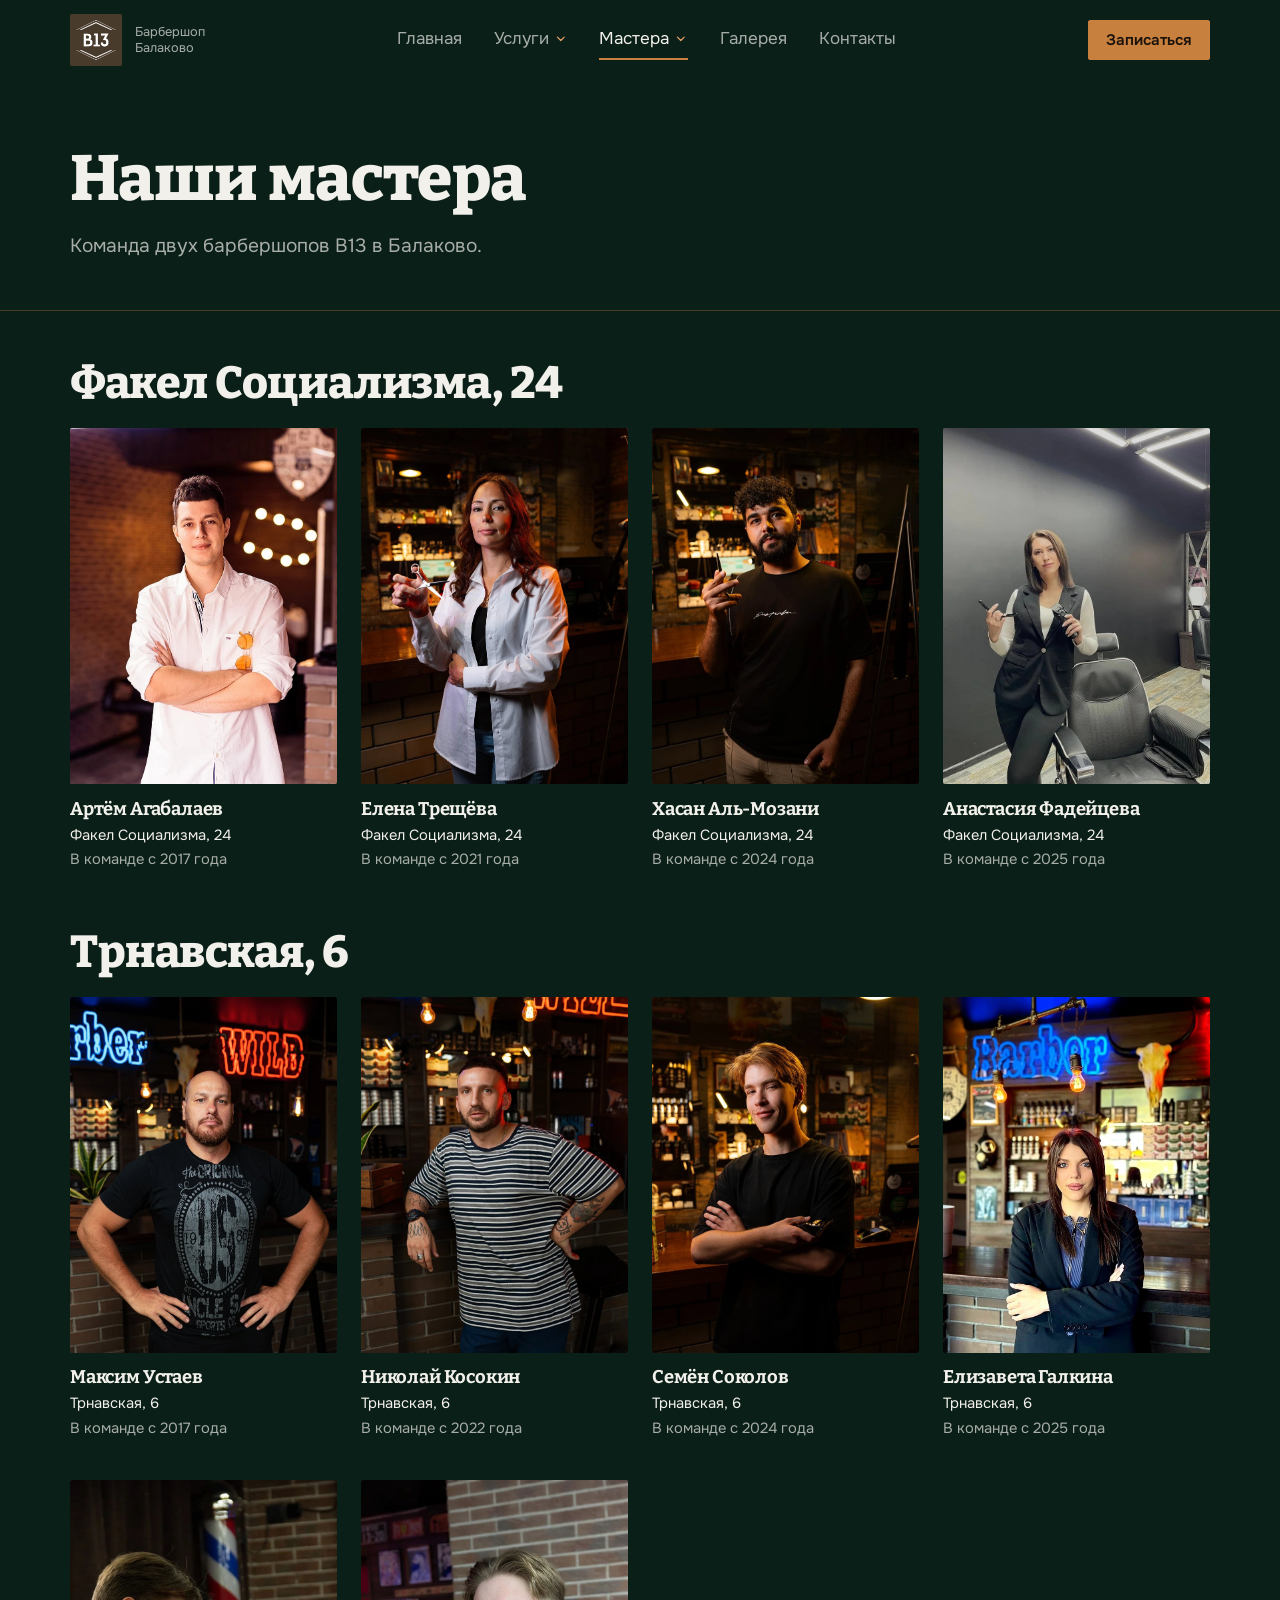
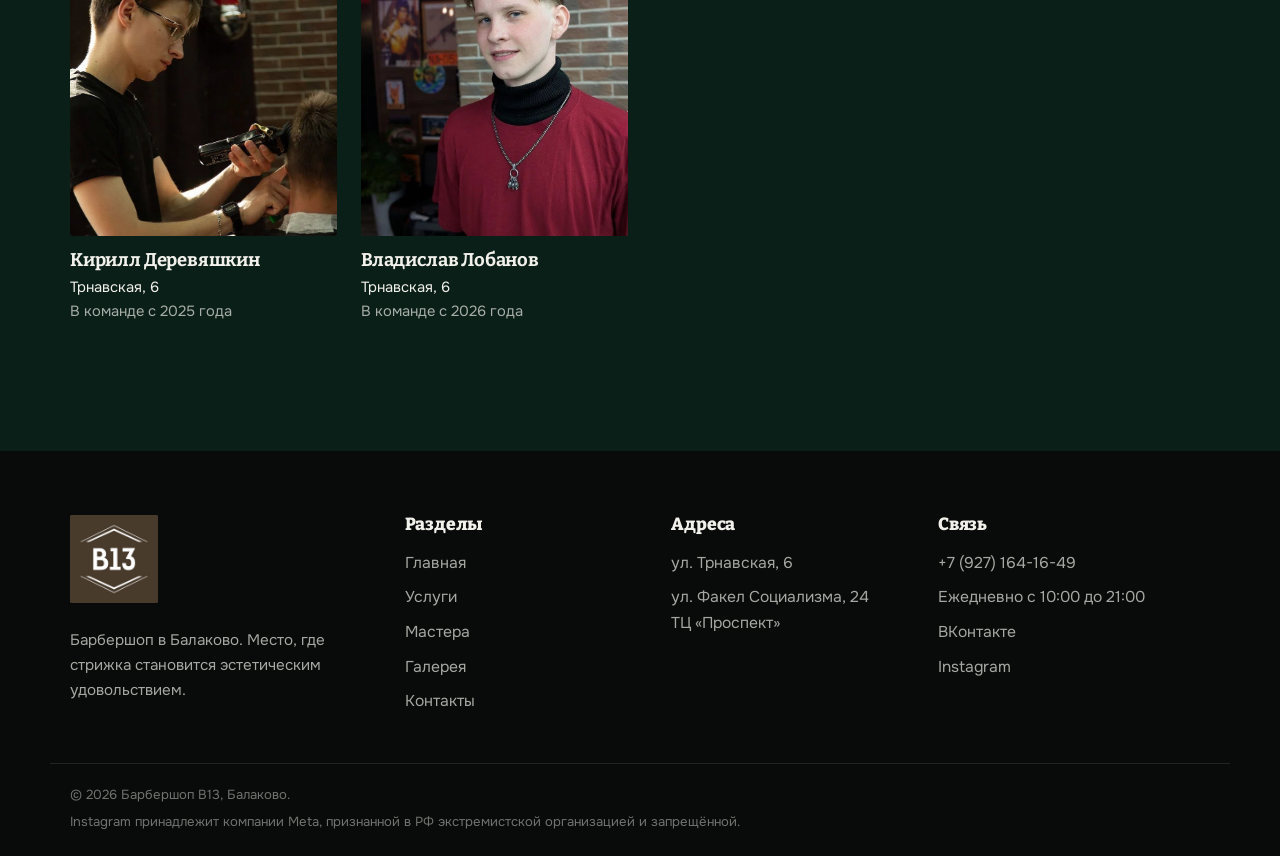
<file: team.html>
<!DOCTYPE html>
<html lang="ru">
<head>
<meta charset="utf-8">
<meta name="viewport" content="width=device-width, initial-scale=1">
<title>Мастера — B13</title>
<meta name="description" content="Мастера барбершопа B13 в Балаково.">
<meta property="og:title" content="Мастера — B13">
<meta property="og:description" content="Мастера барбершопа B13 в Балаково.">
<meta property="og:image" content="img/logo.png">
<meta name="theme-color" content="#0b1f19">
<link rel="icon" type="image/png" href="img/logo.png">
<link rel="preconnect" href="https://fonts.googleapis.com">
<link rel="preconnect" href="https://fonts.gstatic.com" crossorigin>
<link href="https://fonts.googleapis.com/css2?family=Bitter:wght@600;700;800&family=Onest:wght@400;500;600&display=swap" rel="stylesheet">
<link rel="stylesheet" href="style.css">
</head>
<body>
<a class="skip" href="#main">К содержимому</a>
<header class="site-header" id="site-header">
  <div class="wrap bar">
    <a class="brand" href="index.html" aria-label="B13, главная">
      <span class="logo-badge"><img src="img/logo.png" alt="B13" width="52" height="52"><b class="logo-fallback">B13</b></span>
      <span class="brand-sub">Барбершоп<br>Балаково</span>
    </a>
    <nav class="nav" aria-label="Основное меню"><a href="index.html" class="nav-link">Главная</a><div class="has-sub"><a href="services.html" class="nav-link">Услуги<svg class="i i-s" viewBox="0 0 24 24" aria-hidden="true" focusable="false"><path d="M6 9l6 6 6-6" fill="none" stroke="currentColor" stroke-width="2.2" stroke-linecap="round" stroke-linejoin="round"/></svg></a><div class="sub"><div class="sub-box"><a href="services.html#cut">Стрижки</a><a href="services.html#beard">Борода и бритьё</a><a href="services.html#extra">Дополнительные услуги</a></div></div></div><div class="has-sub"><a href="team.html" class="nav-link is-active">Мастера<svg class="i i-s" viewBox="0 0 24 24" aria-hidden="true" focusable="false"><path d="M6 9l6 6 6-6" fill="none" stroke="currentColor" stroke-width="2.2" stroke-linecap="round" stroke-linejoin="round"/></svg></a><div class="sub"><div class="sub-box"><a href="team.html#prospect">Факел Социализма, 24</a><a href="team.html#trnavskaya">Трнавская, 6</a></div></div></div><a href="gallery.html" class="nav-link">Галерея</a><a href="contacts.html" class="nav-link">Контакты</a></nav>
    <div class="bar-right">
      <a class="btn btn-sm hide-xs" href="https://vk.ru/app51715800_-145398052" target="_blank" rel="noopener">Записаться</a>
      <button class="burger" id="burger" aria-label="Открыть меню" aria-expanded="false" aria-controls="mobile-menu"><svg class="i" viewBox="0 0 24 24" aria-hidden="true"><path d="M4 7h16M4 12h16M4 17h16" stroke="currentColor" stroke-width="2" stroke-linecap="round"/></svg></button>
    </div>
  </div>
  <div class="mobile-menu" id="mobile-menu"><div class="wrap"><a href="index.html" class="m-link">Главная</a><a href="services.html" class="m-link">Услуги</a><a href="services.html#cut" class="m-sub">Стрижки</a><a href="services.html#beard" class="m-sub">Борода и бритьё</a><a href="services.html#extra" class="m-sub">Дополнительные услуги</a><a href="team.html" class="m-link is-active">Мастера</a><a href="team.html#prospect" class="m-sub">Факел Социализма, 24</a><a href="team.html#trnavskaya" class="m-sub">Трнавская, 6</a><a href="gallery.html" class="m-link">Галерея</a><a href="contacts.html" class="m-link">Контакты</a><a class="btn m-btn" href="https://vk.ru/app51715800_-145398052" target="_blank" rel="noopener">Записаться</a></div></div>
</header>
<main id="main">
<section class="banner"><div class="wrap">
  <h1>Наши мастера</h1>
  <p class="lead">Команда двух барбершопов B13 в Балаково.</p>
</div></section>
<section class="section section-top"><div class="wrap"><div class="cat" id="prospect"><h2>Факел Социализма, 24</h2><div class="team-grid"><figure class="member">
  <div class="shot ph-wrap" style="aspect-ratio:3/4"><span class="ph"><b>АА</b></span><img src="img/team-artem.jpg" alt="Артём Агабалаев" loading="lazy"></div>
  <figcaption><h3>Артём Агабалаев</h3><p>Факел Социализма, 24</p><p class="muted">В команде с 2017 года</p></figcaption>
</figure><figure class="member">
  <div class="shot ph-wrap" style="aspect-ratio:3/4"><span class="ph"><b>ЕТ</b></span><img src="img/team-elena.jpg" alt="Елена Трещёва" loading="lazy"></div>
  <figcaption><h3>Елена Трещёва</h3><p>Факел Социализма, 24</p><p class="muted">В команде с 2021 года</p></figcaption>
</figure><figure class="member">
  <div class="shot ph-wrap" style="aspect-ratio:3/4"><span class="ph"><b>ХА</b></span><img src="img/team-hasan.jpg" alt="Хасан Аль-Мозани" loading="lazy"></div>
  <figcaption><h3>Хасан Аль-Мозани</h3><p>Факел Социализма, 24</p><p class="muted">В команде с 2024 года</p></figcaption>
</figure><figure class="member">
  <div class="shot ph-wrap" style="aspect-ratio:3/4"><span class="ph"><b>АФ</b></span><img src="img/team-anastasia.jpg" alt="Анастасия Фадейцева" loading="lazy"></div>
  <figcaption><h3>Анастасия Фадейцева</h3><p>Факел Социализма, 24</p><p class="muted">В команде с 2025 года</p></figcaption>
</figure></div></div><div class="cat" id="trnavskaya"><h2>Трнавская, 6</h2><div class="team-grid"><figure class="member">
  <div class="shot ph-wrap" style="aspect-ratio:3/4"><span class="ph"><b>МУ</b></span><img src="img/team-maxim.jpg" alt="Максим Устаев" loading="lazy"></div>
  <figcaption><h3>Максим Устаев</h3><p>Трнавская, 6</p><p class="muted">В команде с 2017 года</p></figcaption>
</figure><figure class="member">
  <div class="shot ph-wrap" style="aspect-ratio:3/4"><span class="ph"><b>НК</b></span><img src="img/team-nikolay.jpg" alt="Николай Косокин" loading="lazy"></div>
  <figcaption><h3>Николай Косокин</h3><p>Трнавская, 6</p><p class="muted">В команде с 2022 года</p></figcaption>
</figure><figure class="member">
  <div class="shot ph-wrap" style="aspect-ratio:3/4"><span class="ph"><b>СС</b></span><img src="img/team-semyon.jpg" alt="Семён Соколов" loading="lazy"></div>
  <figcaption><h3>Семён Соколов</h3><p>Трнавская, 6</p><p class="muted">В команде с 2024 года</p></figcaption>
</figure><figure class="member">
  <div class="shot ph-wrap" style="aspect-ratio:3/4"><span class="ph"><b>ЕГ</b></span><img src="img/team-elizaveta.jpg" alt="Елизавета Галкина" loading="lazy"></div>
  <figcaption><h3>Елизавета Галкина</h3><p>Трнавская, 6</p><p class="muted">В команде с 2025 года</p></figcaption>
</figure><figure class="member">
  <div class="shot ph-wrap" style="aspect-ratio:3/4"><span class="ph"><b>КД</b></span><img src="img/team-kirill.jpg" alt="Кирилл Деревяшкин" loading="lazy"></div>
  <figcaption><h3>Кирилл Деревяшкин</h3><p>Трнавская, 6</p><p class="muted">В команде с 2025 года</p></figcaption>
</figure><figure class="member">
  <div class="shot ph-wrap" style="aspect-ratio:3/4"><span class="ph"><b>ВЛ</b></span><img src="img/team-vladislav.jpg" alt="Владислав Лобанов" loading="lazy"></div>
  <figcaption><h3>Владислав Лобанов</h3><p>Трнавская, 6</p><p class="muted">В команде с 2026 года</p></figcaption>
</figure></div></div></div></section></main>
<footer class="site-footer">
  <div class="wrap foot-grid">
    <div>
      <span class="logo-badge logo-lg"><img src="img/logo.png" alt="B13" width="88" height="88"><b class="logo-fallback">B13</b></span>
      <p class="foot-note">Барбершоп в Балаково. Место, где стрижка становится эстетическим удовольствием.</p>
    </div>
    <div><h4>Разделы</h4><ul><li><a href="index.html">Главная</a></li><li><a href="services.html">Услуги</a></li><li><a href="team.html">Мастера</a></li><li><a href="gallery.html">Галерея</a></li><li><a href="contacts.html">Контакты</a></li></ul></div>
    <div><h4>Адреса</h4>
      <ul>
        <li>ул. Трнавская, 6</li>
        <li>ул. Факел Социализма, 24<br><span class="muted">ТЦ «Проспект»</span></li>
      </ul>
    </div>
    <div><h4>Связь</h4>
      <ul>
        <li><a href="tel:+79271641649">+7 (927) 164-16-49</a></li>
        <li>Ежедневно с 10:00 до 21:00</li>
        <li><a href="https://vk.ru/barbershop_b13" target="_blank" rel="noopener">ВКонтакте</a></li>
        <li><a href="https://www.instagram.com/barbershop_b13_balakovo/" target="_blank" rel="noopener">Instagram</a></li>
      </ul>
    </div>
  </div>
  <div class="wrap foot-bottom">
    <p>© <span id="year">2026</span> Барбершоп B13, Балаково.</p>
    <p class="legal">Instagram принадлежит компании Meta, признанной в РФ экстремистской организацией и запрещённой.</p>
  </div>
</footer>
<script src="script.js"></script>
</body>
</html>
</file>
<file: style.css>
/* ===== B13 — стили (без Tailwind, без внешних иконок) ===== */
:root {
  --base: #0b1f19;
  --base-2: #102a22;
  --soot: #080b0a;
  --wood: #483b2b;
  --copper: #c8803f;
  --copper-hi: #e0a066;
  --text: #f2f0ea;
  --muted: rgba(242, 240, 234, .68);
  --line: rgba(200, 128, 63, .32);
  --neon: #ff5a47;
  --serif: 'Bitter', Georgia, 'Times New Roman', serif;
  --sans: 'Onest', system-ui, -apple-system, 'Segoe UI', Arial, sans-serif;
  --r: 2px;
}
*, *::before, *::after { box-sizing: border-box; }
html { scroll-behavior: smooth; scroll-padding-top: 6rem; -webkit-text-size-adjust: 100%; }
body { margin: 0; background: var(--base); color: var(--text); font: 400 1.0625rem/1.65 var(--sans); }
img { max-width: 100%; display: block; }
a { color: inherit; }
h1, h2, h3, h4 { font-family: var(--serif); font-weight: 800; line-height: 1.1; letter-spacing: -.01em; margin: 0; }
h1 { font-size: clamp(2.5rem, 7vw, 5rem); }
h2 { font-size: clamp(1.8rem, 4vw, 2.8rem); }
h3, .h3 { font-size: 1.35rem; font-weight: 700; }
p { margin: 0 0 1rem; max-width: 62ch; }
.muted { color: var(--muted); }
.lead { font-size: 1.2rem; color: var(--muted); max-width: 46ch; }
.i { width: 1.1em; height: 1.1em; flex-shrink: 0; vertical-align: -.15em; color: var(--copper-hi); }
.wrap { width: 100%; max-width: 1180px; margin: 0 auto; padding: 0 1.25rem; }
.skip { position: absolute; left: -999px; top: 0; background: var(--copper); color: #1a120a; padding: .6rem 1rem; z-index: 200; }
.skip:focus { left: 0; }
:focus-visible { outline: 2px solid var(--copper-hi); outline-offset: 3px; }

/* ----- Кнопки ----- */
.btn {
  display: inline-flex; align-items: center; justify-content: center; gap: .5rem;
  padding: .85rem 1.6rem; border: 1px solid var(--copper); border-radius: var(--r);
  background: var(--copper); color: #1a120a; font: 600 1rem/1.2 var(--sans); text-decoration: none; cursor: pointer;
  transition: background-color .2s, color .2s, transform .2s;
}
.btn:hover { background: var(--copper-hi); border-color: var(--copper-hi); transform: translateY(-1px); }
.btn-line { background: transparent; color: var(--text); }
.btn-line:hover { background: rgba(200, 128, 63, .16); color: var(--text); border-color: var(--copper-hi); }
.btn-light { background: var(--text); border-color: var(--text); color: var(--wood); }
.btn-light:hover { background: #fff; border-color: #fff; }
.btn-sm { padding: .6rem 1.1rem; font-size: .95rem; }
.actions { display: flex; flex-wrap: wrap; gap: .75rem; margin: 0; max-width: none; }

/* ----- Шапка ----- */
.site-header { position: fixed; inset: 0 0 auto 0; z-index: 100; transition: background-color .3s, box-shadow .3s; }
.site-header.scrolled, .site-header.menu-open { background: rgba(8, 11, 10, .94); box-shadow: 0 1px 0 var(--line); backdrop-filter: blur(8px); }
.bar { height: 5rem; display: flex; align-items: center; justify-content: space-between; gap: 1rem; }
.brand { display: flex; align-items: center; gap: .8rem; text-decoration: none; }
.brand-sub { display: none; font-size: .8rem; line-height: 1.25; color: var(--muted); }
@media (min-width: 640px) { .brand-sub { display: block; } }
.logo-badge { position: relative; display: inline-grid; place-items: center; width: 3.25rem; height: 3.25rem; background: var(--wood); border-radius: var(--r); overflow: hidden; flex-shrink: 0; }
.logo-badge img { position: relative; z-index: 1; width: 100%; height: 100%; object-fit: cover; }
.logo-badge img.broken { display: none; }
.logo-fallback { position: absolute; inset: 0; display: grid; place-items: center; font: 800 1.1rem var(--serif); color: var(--text); }
.logo-lg { width: 5.5rem; height: 5.5rem; }
.nav { display: none; align-items: center; gap: 2rem; }
.nav-link { display: inline-flex; align-items: center; gap: .3rem; text-decoration: none; color: var(--muted); padding: .3rem 0; border-bottom: 2px solid transparent; transition: color .2s, border-color .2s; }
.nav-link:hover, .nav-link.is-active { color: var(--text); border-bottom-color: var(--copper); }
.i-s { width: .8em; height: .8em; }
.has-sub { position: relative; }
.sub { position: absolute; top: 100%; left: -1rem; min-width: 250px; padding-top: 1rem; opacity: 0; visibility: hidden; transform: translateY(6px); transition: opacity .2s, transform .2s, visibility .2s; }
.sub-box { background: var(--soot); border: 1px solid var(--line); border-radius: var(--r); padding: .4rem 0; }
.sub a { display: block; padding: .6rem 1.1rem; text-decoration: none; color: var(--muted); }
.sub a:hover { color: var(--text); background: rgba(255, 255, 255, .05); }
.has-sub:hover .sub, .has-sub:focus-within .sub { opacity: 1; visibility: visible; transform: none; }
.bar-right { display: flex; align-items: center; gap: .75rem; }
.burger { width: 2.75rem; height: 2.75rem; display: grid; place-items: center; background: none; border: 0; color: var(--copper-hi); cursor: pointer; }
.burger .i { width: 1.6rem; height: 1.6rem; }
.hide-xs { display: none; }
@media (min-width: 480px) { .hide-xs { display: inline-flex; } }
@media (min-width: 1024px) { .nav { display: flex; } .burger { display: none; } }
.mobile-menu { max-height: 0; overflow: hidden; transition: max-height .35s ease; }
.mobile-menu.open { max-height: 640px; }
.m-link { display: block; padding: .8rem 0; border-bottom: 1px solid rgba(255, 255, 255, .1); text-decoration: none; font-weight: 600; }
.m-link.is-active { color: var(--copper-hi); }
.m-sub { display: block; padding: .5rem 0 .5rem 1rem; color: var(--muted); text-decoration: none; font-size: .95rem; }
.m-btn { width: 100%; margin: 1.2rem 0 1.5rem; }

/* ----- Hero ----- */
.hero { padding: 7rem 0 4rem; }
.hero-grid { display: grid; gap: 2.5rem; align-items: center; }
@media (min-width: 900px) { .hero { padding: 8rem 0 5rem; min-height: min(100svh, 860px); display: grid; align-items: center; } .hero-grid { grid-template-columns: 1.15fr .85fr; gap: 4rem; } }
.hero-text h1 { max-width: 12ch; }
.hero-text .lead { margin: 1.5rem 0 2rem; }
.from { margin: 1.5rem 0 0; color: var(--muted); }
.wall {
  position: relative; aspect-ratio: 4 / 5; border-radius: var(--r); overflow: hidden;
  background: #3b2219 url('img/brick.svg') center / 120px 60px;
  box-shadow: inset 0 0 90px rgba(0, 0, 0, .75), inset 0 0 0 1px rgba(0, 0, 0, .5);
}
.wall::after { content: ""; position: absolute; inset: 0; background: radial-gradient(60% 55% at 50% 50%, rgba(255, 90, 71, .22), transparent 70%); pointer-events: none; }
.sign { position: absolute; inset: 8% 10%; width: 80%; height: 84%; z-index: 1; overflow: visible; filter: drop-shadow(0 0 5px var(--neon)) drop-shadow(0 0 20px rgba(255, 90, 71, .7)); animation: neon 1.9s step-end .35s both; }
.sign .t { fill: none; stroke: var(--neon); stroke-linecap: round; stroke-linejoin: round; }
.sign .c { fill: none; stroke: #ffe6df; stroke-width: 2; stroke-linecap: round; stroke-linejoin: round; }
.sign-text { font: 800 150px var(--serif); fill: #ffe6df; stroke: var(--neon); stroke-width: 3; paint-order: stroke; }
@keyframes neon { 0% { opacity: .06; } 7% { opacity: 1; } 10% { opacity: .1; } 16% { opacity: 1; } 19% { opacity: .35; } 26% { opacity: 1; } 100% { opacity: 1; } }

/* ----- Секции ----- */
.section { padding: 4.5rem 0; }
.section-tight { padding: 2rem 0 3rem; }
.section-top { padding-top: 3rem; }
.section h2 { margin-bottom: 1.75rem; }
.banner { padding: 9rem 0 3rem; border-bottom: 1px solid var(--line); }
.banner h1 { font-size: clamp(2.3rem, 6vw, 4rem); margin-bottom: 1rem; }
.banner .lead { margin: 0; }

.about { display: grid; gap: 2.5rem; align-items: center; }
@media (min-width: 900px) { .about { grid-template-columns: .85fr 1.15fr; gap: 4.5rem; } }
.about-photo { margin: 0; color: var(--copper); }
.chev-line { display: block; width: 100%; height: 1.3rem; margin: .8rem 0; }
.about-text p { margin-bottom: 1.1rem; }
.about-text .btn { margin-top: .5rem; }

.perks { display: grid; gap: 2rem; }
@media (min-width: 800px) { .perks { grid-template-columns: repeat(3, 1fr); gap: 3rem; } }
.perks > div { border-top: 1px solid var(--copper); padding-top: 1.1rem; }
.perks h3 { margin-bottom: .6rem; }
.perks p { color: var(--muted); margin: 0; }

.narrow-board { max-width: 820px; margin-left: auto; margin-right: auto; }
@media (min-width: 1000px) { .narrow-board { margin-left: max(0px, calc((100vw - 1180px) / 2)); } }
.cat { margin-bottom: 3.5rem; }
.cat h2 { margin-bottom: 1.25rem; }

/* ----- Прайс-доска ----- */
.board { margin: 0 0 2rem; }
.svc, .svc-row { border-top: 1px solid var(--line); }
.board > :last-child { border-bottom: 1px solid var(--line); }
.svc-row, .svc-head { display: flex; align-items: baseline; gap: .8rem; width: 100%; padding: 1.15rem 0; text-align: left; background: none; border: 0; color: inherit; font: inherit; text-decoration: none; cursor: pointer; }
.svc-row:hover .svc-name, .svc-head:hover .svc-name { color: var(--copper-hi); }
.svc-name { font: 700 1.15rem/1.3 var(--serif); transition: color .2s; }
.svc-leader { flex: 1; min-width: 1rem; border-bottom: 2px dotted rgba(242, 240, 234, .22); transform: translateY(-.3rem); }
.svc-time { display: none; color: var(--muted); font-size: .9rem; white-space: nowrap; }
@media (min-width: 640px) { .svc-time { display: inline; } .svc-time-m { display: none; } }
.svc-time-m { color: var(--muted); font-size: .9rem; margin-bottom: .5rem; }
.svc-price { font: 800 1.15rem var(--serif); color: var(--copper-hi); white-space: nowrap; }
.chev { align-self: center; transition: transform .25s; }
.svc.open .chev { transform: rotate(180deg); }
.acc { display: grid; grid-template-rows: 0fr; transition: grid-template-rows .3s ease; }
.acc > div { overflow: hidden; }
.svc.open .acc { grid-template-rows: 1fr; }
.acc-in { padding: 0 0 1.5rem; }
.acc-in p { color: var(--muted); }

/* ----- Мастера ----- */
.team-grid { display: grid; gap: 2rem 1.25rem; grid-template-columns: repeat(2, 1fr); margin-bottom: 2rem; }
@media (min-width: 800px) { .team-grid { grid-template-columns: repeat(3, 1fr); } }
@media (min-width: 1100px) { .team-grid { grid-template-columns: repeat(4, 1fr); gap: 2.5rem 1.5rem; } }
.member { margin: 0; }
.member figcaption { padding-top: .9rem; }
.member h3 { font-size: 1.15rem; margin-bottom: .25rem; }
.member p { margin: 0; font-size: .92rem; max-width: none; }
.shot { position: relative; overflow: hidden; border-radius: var(--r); background: #2d3748; }
.shot img { position: absolute; inset: 0; z-index: 1; width: 100%; height: 100%; object-fit: cover; object-position: 50% 28%; }
.shot img.broken { display: none; }
.ph { position: absolute; inset: 0; display: grid; place-items: center; }
.ph b { font: 800 2.6rem var(--serif); color: rgba(255, 255, 255, .25); }

/* ----- Миссия, визит, CTA ----- */
.mission p { font: 700 clamp(1.7rem, 4.2vw, 3rem)/1.2 var(--serif); max-width: 24ch; margin: 0; }
.visit { display: grid; gap: 2.5rem; }
@media (min-width: 900px) { .visit { grid-template-columns: 1fr 1fr; gap: 4rem; } }
.visit-list p { display: flex; gap: .6rem; align-items: baseline; margin-bottom: .7rem; }
.visit-list .actions { margin-top: 1.5rem; }
.cta { background: var(--wood); padding: 3.5rem 0; margin-top: 3rem; }
.cta-in { display: flex; flex-wrap: wrap; align-items: center; justify-content: space-between; gap: 1.5rem; }

/* ----- Галерея ----- */
.masonry { columns: 1; column-gap: 1rem; }
@media (min-width: 600px) { .masonry { columns: 2; } }
@media (min-width: 960px) { .masonry { columns: 3; } }
.masonry .shot { break-inside: avoid; margin-bottom: 1rem; }
.masonry .shot img { object-position: center; }
.zoomable { cursor: zoom-in; }
.after { margin: 2rem 0 0; }
.lightbox { position: fixed; inset: 0; z-index: 300; display: none; align-items: center; justify-content: center; background: rgba(0, 0, 0, .93); padding: 1rem; cursor: zoom-out; }
.lightbox.open { display: flex; }
.lightbox img { max-width: 100%; max-height: 92vh; border-radius: var(--r); }

/* ----- Контакты ----- */
.addr-grid { display: grid; gap: 2rem; margin-bottom: 3rem; }
@media (min-width: 700px) { .addr-grid { grid-template-columns: 1fr 1fr; } }
.addr-grid h2 { margin-bottom: .6rem; }
.addr-grid p { margin-bottom: .3rem; }
.map-block { margin-bottom: 4rem; }
.map-tabs { display: flex; flex-wrap: wrap; align-items: center; gap: .6rem; margin-bottom: 1rem; }
.map-open { margin-left: auto; color: var(--copper-hi); }
.map-block iframe { width: 100%; height: 420px; border: 0; display: block; background: var(--base-2); border-radius: var(--r); }
.contact-grid { display: grid; gap: 3rem; }

.contact-grid h2 { margin-bottom: 1rem; }
.phone { font: 700 1.5rem var(--serif); display: flex; align-items: center; gap: .6rem; margin: 1.5rem 0; }
.phone a { text-decoration: none; }
.phone a:hover { color: var(--copper-hi); }
.contact-grid .actions { margin: 0 0 .75rem; }
.form { display: grid; gap: 1.25rem; align-content: start; }
.form label { display: grid; gap: .2rem; font-size: .9rem; color: var(--muted); }
.field { width: 100%; background: transparent; border: 0; border-bottom: 1px solid rgba(242, 240, 234, .35); border-radius: 0; padding: .7rem 0; color: var(--text); font: 400 1.0625rem var(--sans); resize: vertical; }
.field:focus { outline: none; border-bottom-color: var(--copper-hi); box-shadow: 0 1px 0 var(--copper-hi); }
.form .btn { justify-self: start; }

/* ----- Подвал ----- */
.site-footer { background: var(--soot); padding: 4rem 0 0; }
.foot-grid { display: grid; gap: 2.5rem; padding-bottom: 3rem; }
@media (min-width: 700px) { .foot-grid { grid-template-columns: repeat(2, 1fr); } }
@media (min-width: 1000px) { .foot-grid { grid-template-columns: 1.3fr 1fr 1fr 1.2fr; } }
.foot-note { color: var(--muted); margin: 1rem 0 0; font-size: .95rem; }
.site-footer h4 { font-size: 1.1rem; margin-bottom: 1rem; }
.site-footer ul { list-style: none; margin: 0; padding: 0; display: grid; gap: .55rem; color: var(--muted); font-size: .98rem; }
.site-footer a { text-decoration: none; }
.site-footer a:hover { color: var(--copper-hi); }
.foot-bottom { border-top: 1px solid rgba(255, 255, 255, .1); padding-top: 1.25rem; padding-bottom: 1.5rem; display: grid; gap: .3rem; }
.foot-bottom p { margin: 0; font-size: .82rem; color: rgba(242, 240, 234, .45); max-width: none; }

@media (prefers-reduced-motion: reduce) {
  html { scroll-behavior: auto; }
  *, *::before, *::after { animation: none !important; transition: none !important; }
}
</file>
